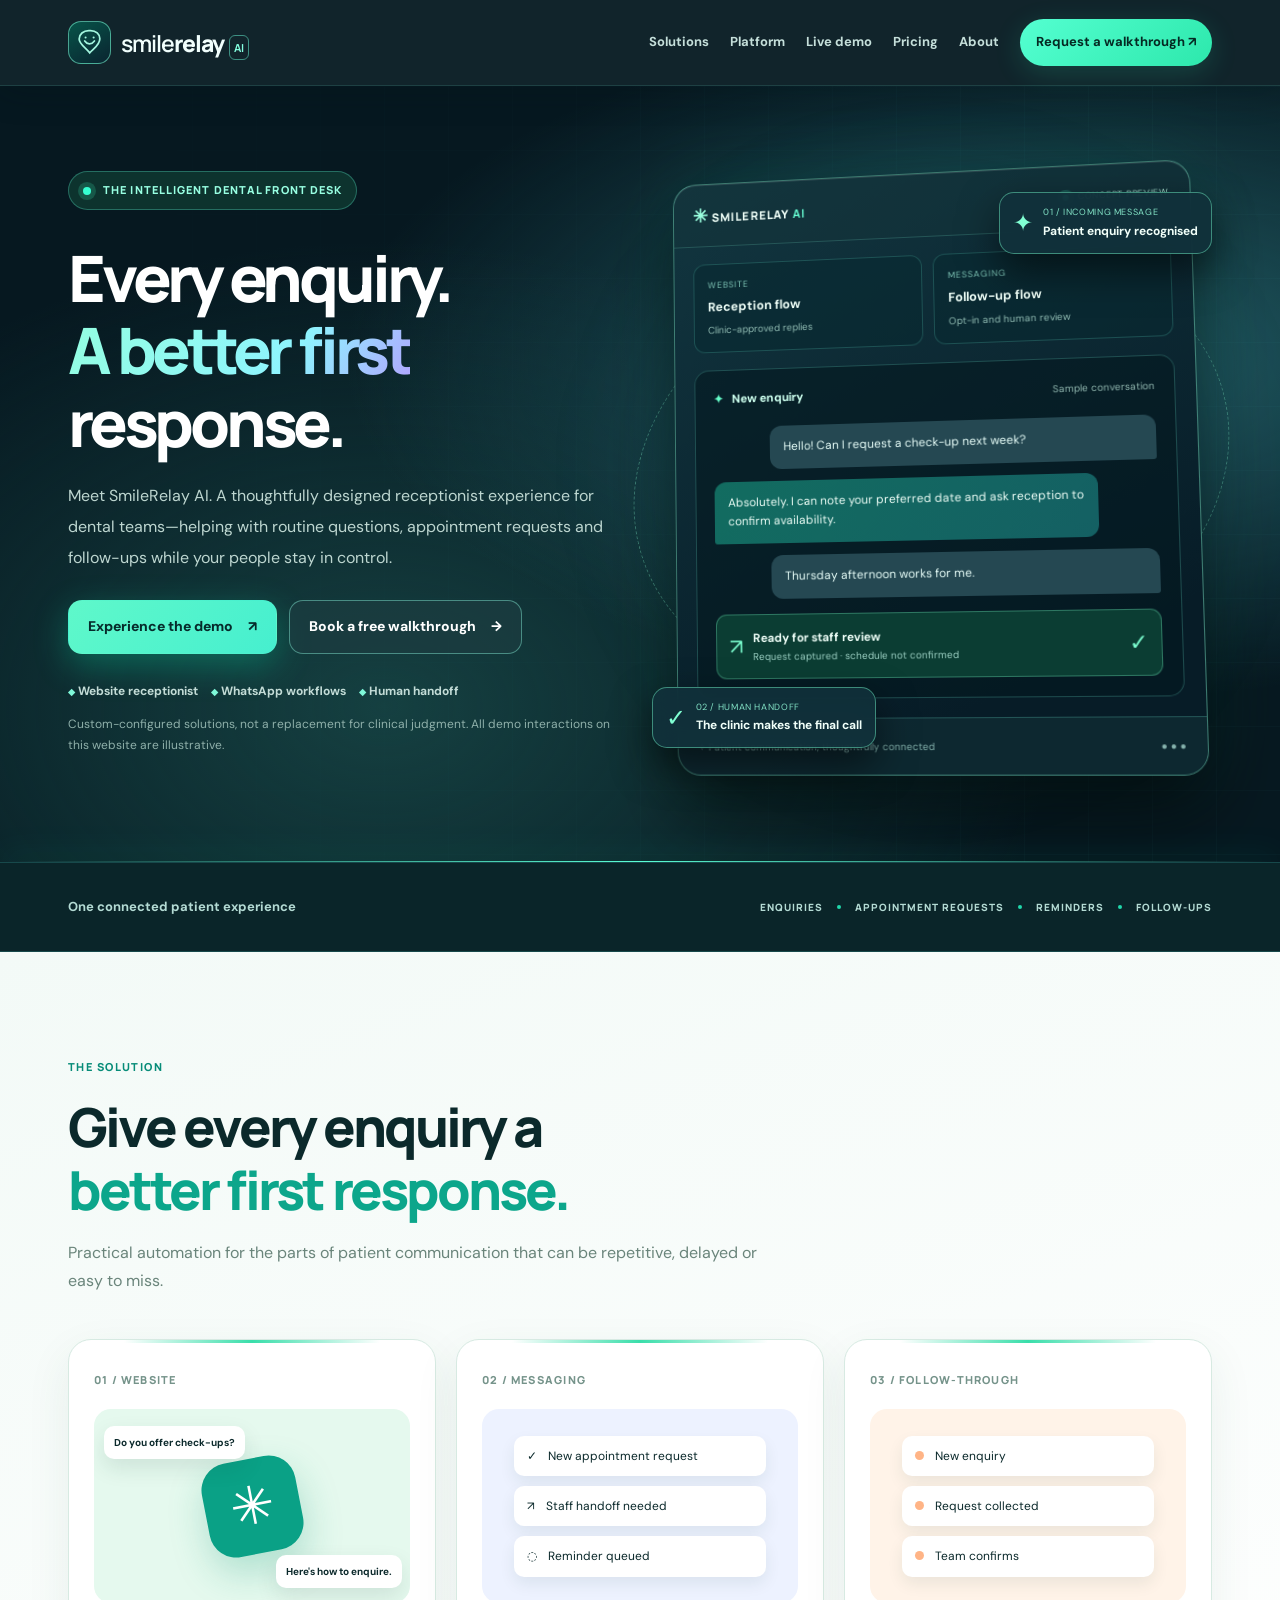
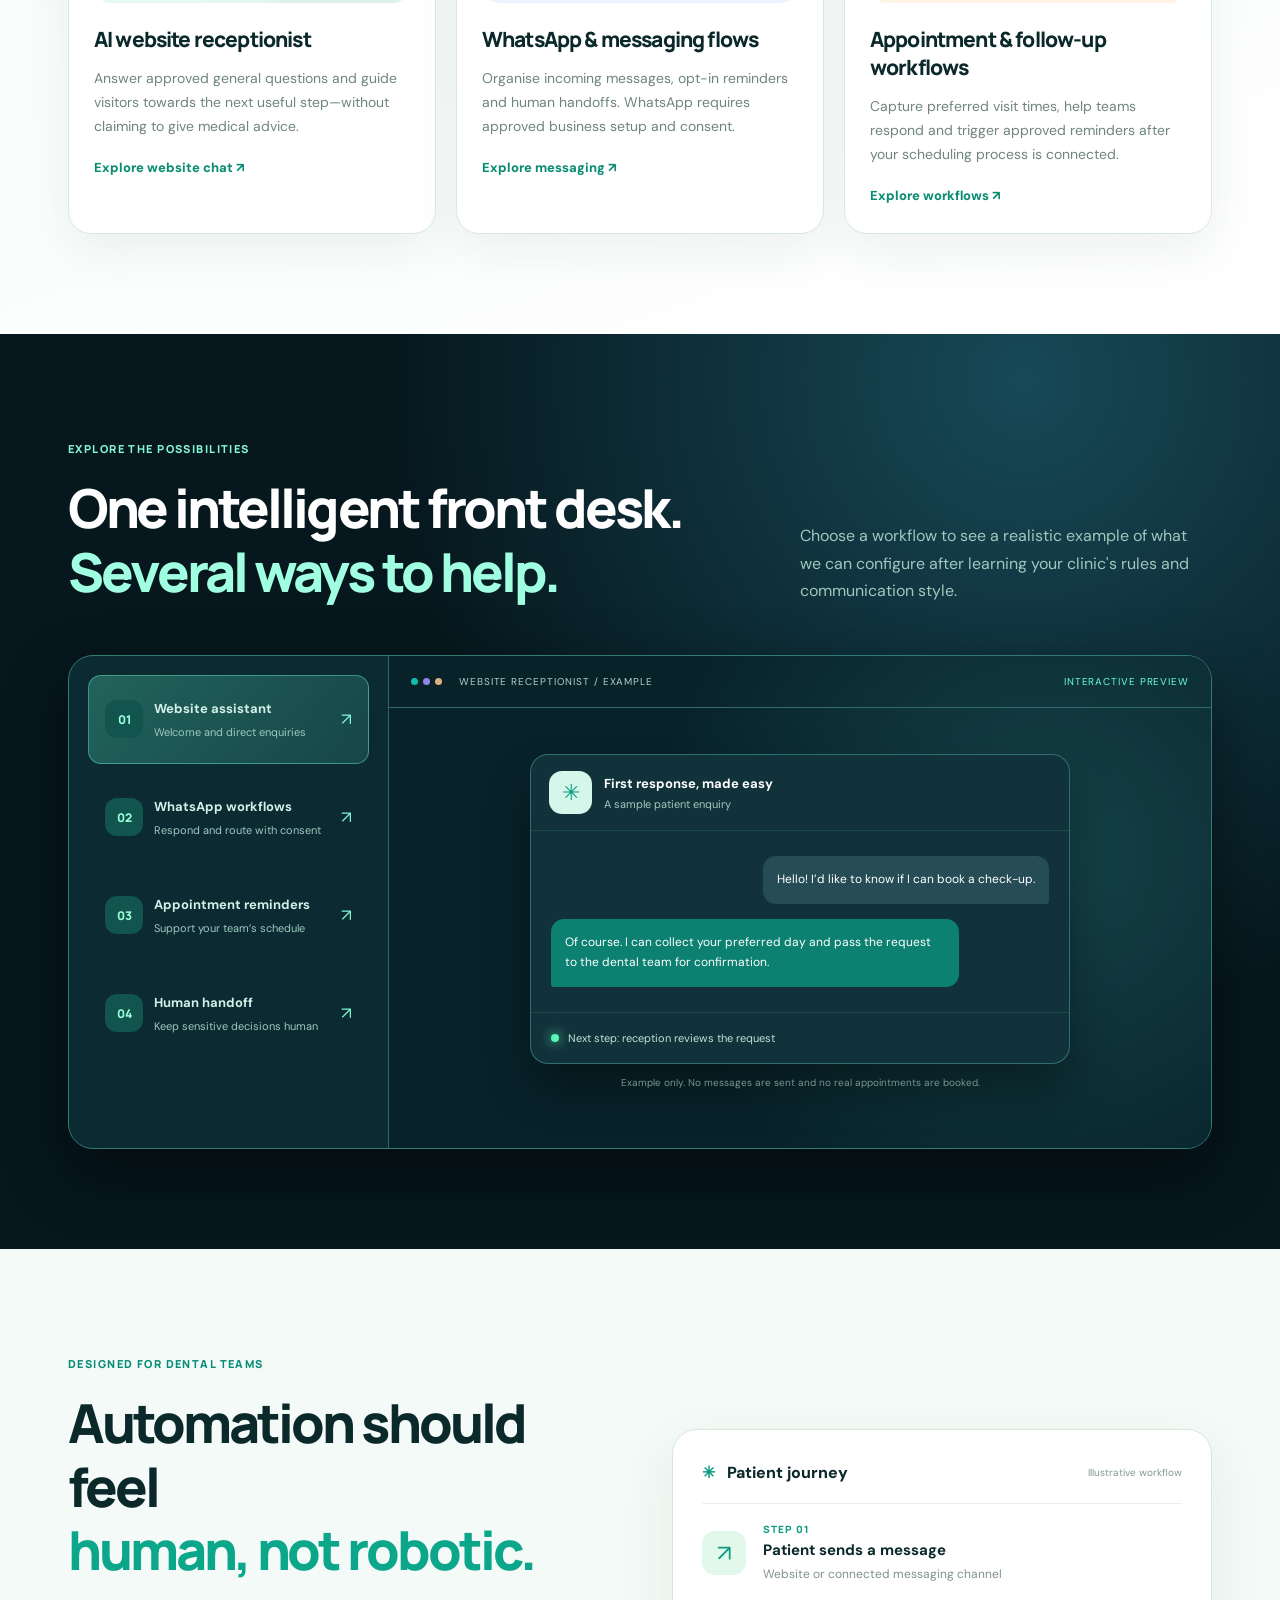
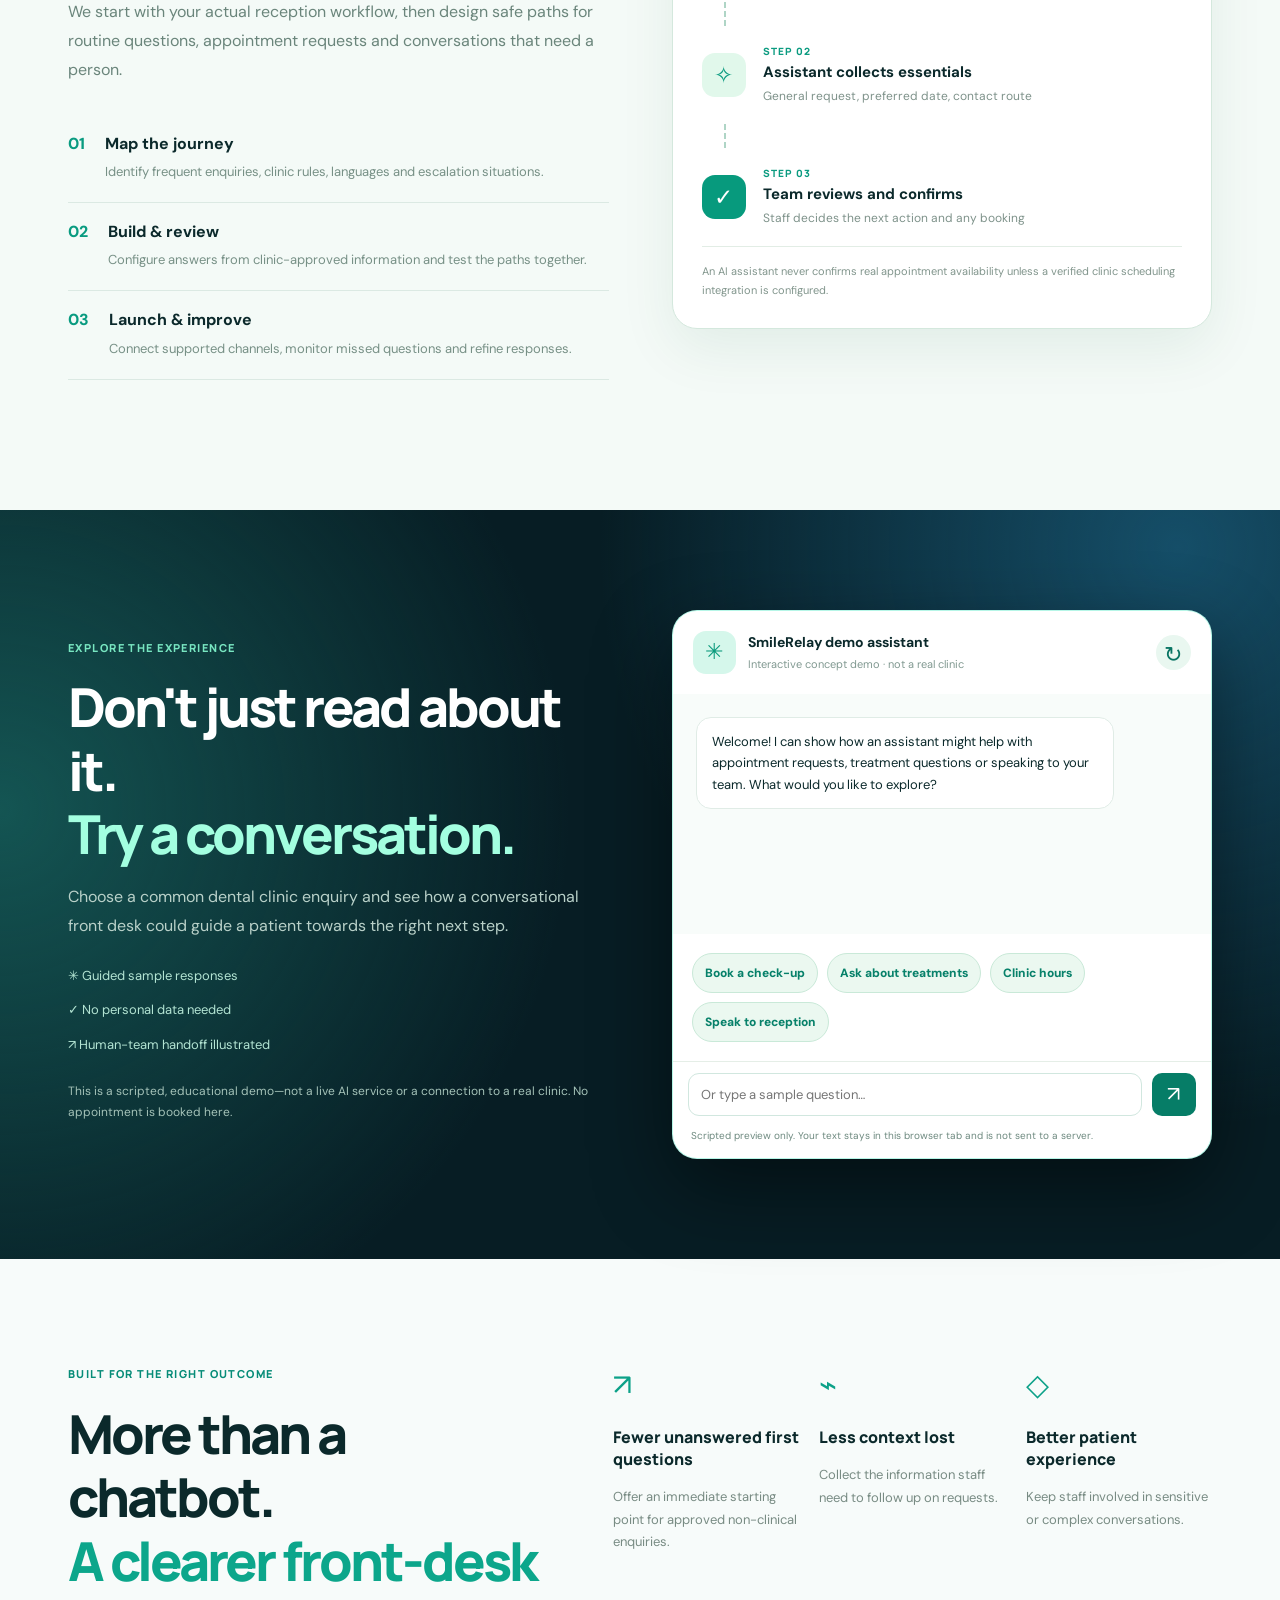
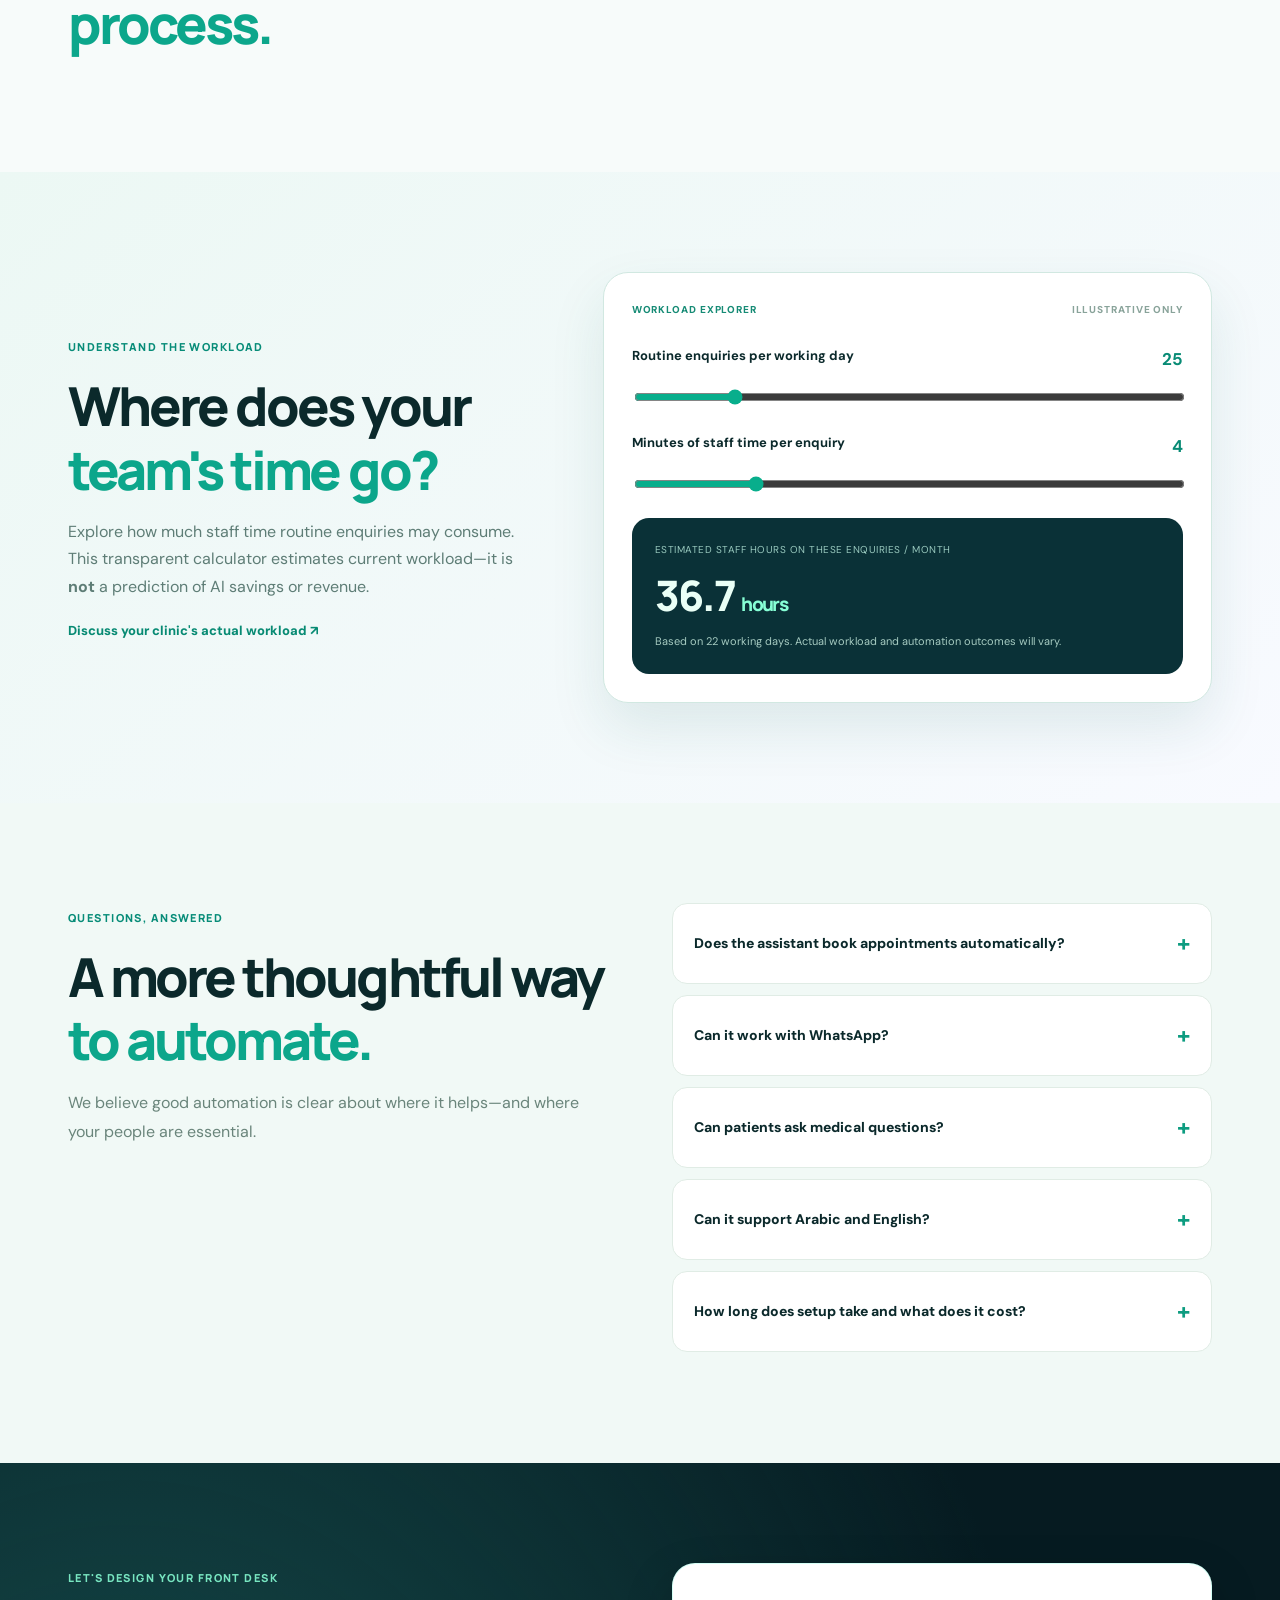
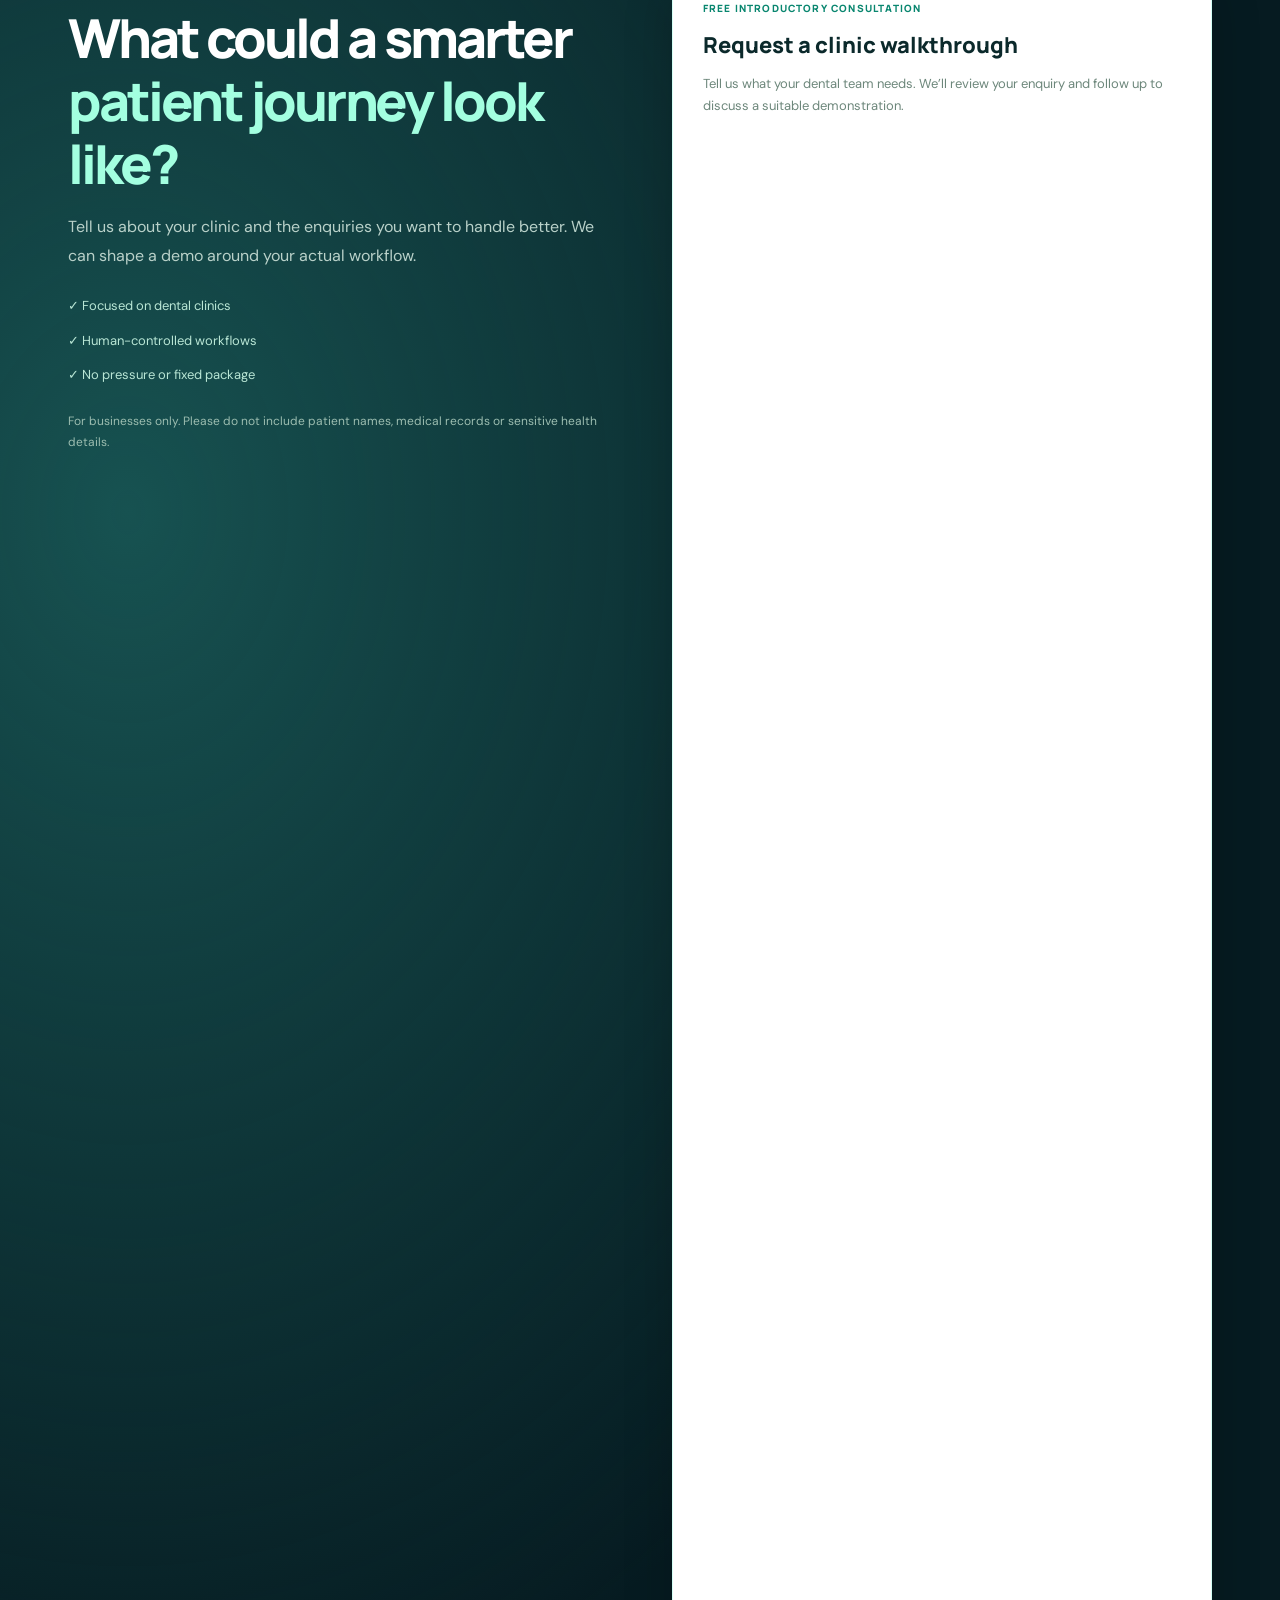
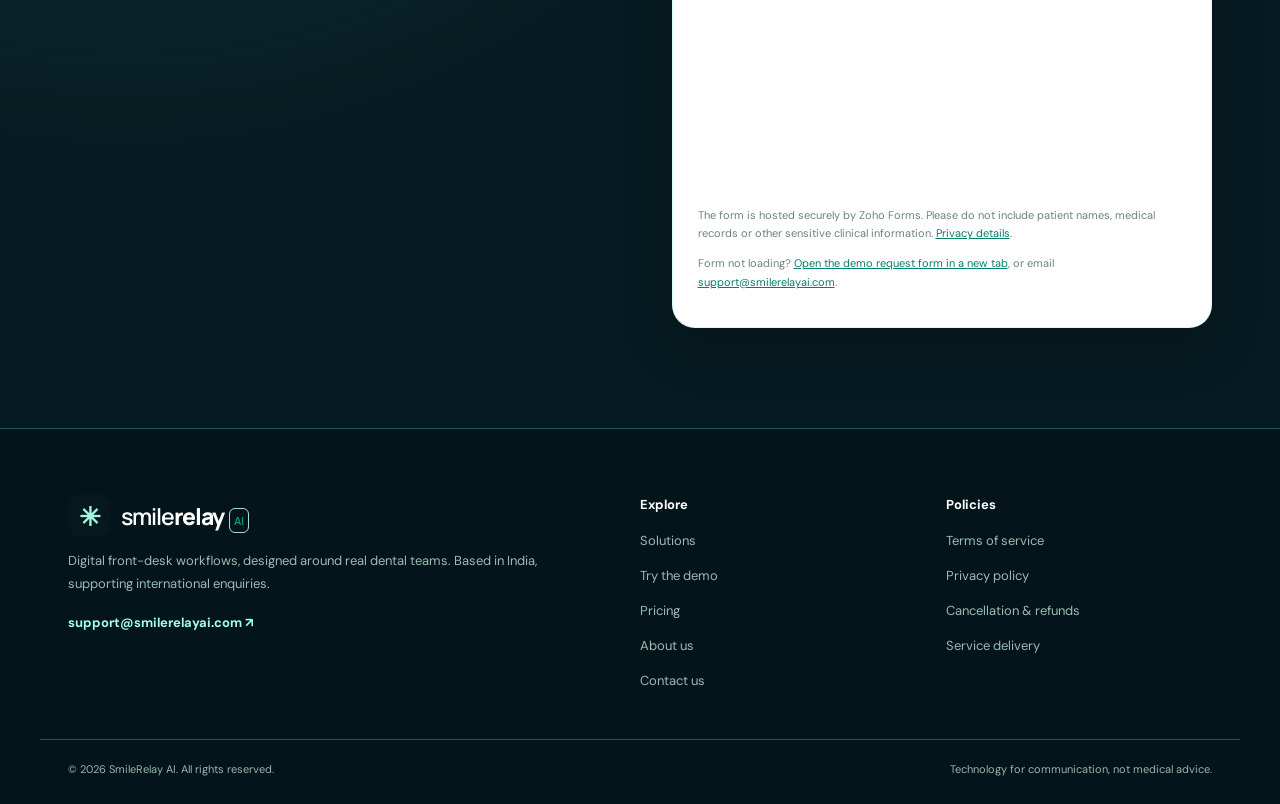
<file: index.html>
<!doctype html>
<html lang="en">
<head>
  <meta charset="utf-8">
  <meta name="viewport" content="width=device-width, initial-scale=1">
  <meta name="theme-color" content="#071b22">
  <title>SmileRelay AI — AI Dental Receptionist, WhatsApp & Appointment Automation</title>
  <meta name="description" content="SmileRelay AI helps dental clinics handle enquiries, appointment requests, patient reminders, and follow-ups through practical AI-assisted workflows. Explore an interactive demo.">
  <link rel="canonical" href="https://smilerelayai.com/">
  <meta property="og:type" content="website">
  <meta property="og:title" content="SmileRelay AI — Your dental front desk, always ready to respond">
  <meta property="og:description" content="AI-assisted patient enquiries, appointment requests, WhatsApp workflows, and follow-ups for dental clinics.">
  <meta property="og:url" content="https://smilerelayai.com/">
  <link rel="icon" href="favicon.svg" type="image/svg+xml">
  <link rel="preconnect" href="https://forms.zohopublic.com">
  <link rel="stylesheet" href="styles.css">
  <script defer src="script.js"></script>
  <script type="application/ld+json">{"@context":"https://schema.org","@type":"Organization","name":"SmileRelay AI","url":"https://smilerelayai.com/","email":"support@smilerelayai.com","description":"Digital patient communication and front-desk automation services for dental clinics."}</script>
</head>
<body>
  <a class="skip-link" href="#main">Skip to content</a>
  <header class="header" id="top">
    <div class="container nav">
      <a class="wordmark" href="./" aria-label="SmileRelay AI home"><span class="symbol" aria-hidden="true"><svg viewBox="0 0 44 44" fill="none"><path d="M9 17.5C9 11.7 14.3 7 21.1 7h2.2C30.1 7 35 11.5 35 17.2c0 8.1-8.1 12.5-12.8 17.8-3.5-5.5-13.2-10.8-13.2-17.5Z" stroke="currentColor" stroke-width="2.2"/><path d="M16 20c3.1 4.6 8.4 5.1 12.2 0" stroke="currentColor" stroke-width="2.2" stroke-linecap="round"/><circle cx="17.1" cy="15.8" r="1.3" fill="currentColor"/><circle cx="27.2" cy="15.8" r="1.3" fill="currentColor"/></svg></span><span>smile<span class="wordmark-bold">relay</span><b>AI</b></span></a>
      <button class="mobile-menu" aria-label="Toggle menu" aria-expanded="false" aria-controls="primary-nav"><span></span><span></span><span></span></button>
      <nav id="primary-nav" class="nav-links" aria-label="Main navigation">
        <a href="#solutions">Solutions</a><a href="#workflow-lab">Platform</a><a href="#experience">Live demo</a><a href="pricing.html">Pricing</a><a href="about.html">About</a>
        <a class="nav-contact" href="#contact">Request a walkthrough <span aria-hidden="true">↗</span></a>
      </nav>
    </div>
  </header>
  <main id="main">
    <section class="hero" id="home"><div class="hero-gridlines" aria-hidden="true"></div><div class="container hero-grid">
<div class="hero-copy"><div class="eyebrow"><span class="live-dot"></span> THE INTELLIGENT DENTAL FRONT DESK</div>
<h1>Every enquiry.<br><em>A better first</em><br>response.</h1>
<p class="hero-lead">Meet SmileRelay AI. A thoughtfully designed receptionist experience for dental teams—helping with routine questions, appointment requests and follow-ups while your people stay in control.</p>
<div class="hero-actions"><a class="button primary" href="#experience">Experience the demo <span aria-hidden="true">↗</span></a><a class="button secondary" href="#contact">Book a free walkthrough <span aria-hidden="true">→</span></a></div>
<div class="hero-points"><span><i aria-hidden="true">◆</i> Website receptionist</span><span><i aria-hidden="true">◆</i> WhatsApp workflows</span><span><i aria-hidden="true">◆</i> Human handoff</span></div>
<p class="hero-note">Custom-configured solutions, not a replacement for clinical judgment. All demo interactions on this website are illustrative.</p></div>
<div class="hero-visual" aria-label="Animated concept of a dental clinic conversation workflow">
<div class="hero-glow" aria-hidden="true"></div><div class="orbit orbit-one" aria-hidden="true"></div><div class="orbit orbit-two" aria-hidden="true"></div>
<div class="floating-label floating-label-top"><span class="tiny-icon">✦</span><span><small>01 / INCOMING MESSAGE</small><strong>Patient enquiry recognised</strong></span></div>
<div class="command-center">
<div class="command-top"><span class="command-brand"><span class="command-glyph">✳</span> SMILERELAY <b>AI</b></span><span class="command-live"><span class="live-dot"></span> CONCEPT PREVIEW</span></div>
<div class="command-metrics"><div><span>WEBSITE</span><strong>Reception flow</strong><small>Clinic-approved replies</small></div><div><span>MESSAGING</span><strong>Follow-up flow</strong><small>Opt-in and human review</small></div></div>
<div class="command-thread"><div class="thread-label"><span class="pulse-ring">✦</span> New enquiry <span class="thread-caption">Sample conversation</span></div>
<div class="thread-bubble visitor">Hello! Can I request a check-up next week?</div>
<div class="thread-bubble ai">Absolutely. I can note your preferred date and ask reception to confirm availability.</div>
<div class="thread-bubble visitor">Thursday afternoon works for me.</div>
<div class="thread-routing"><span class="route-icon">↗</span><div><strong>Ready for staff review</strong><small>Request captured · schedule not confirmed</small></div><span class="route-check">✓</span></div></div>
<div class="command-bottom"><span>✧ Patient communication, thoughtfully connected</span><span>● ● ●</span></div></div>
<div class="floating-label floating-label-bottom"><span class="check-orb">✓</span><span><small>02 / HUMAN HANDOFF</small><strong>The clinic makes the final call</strong></span></div></div></div><div class="hero-bottom-glow" aria-hidden="true"></div></section>

    <section class="trust-strip" aria-label="Supported workflow categories"><div class="container trust-items"><p>One connected patient experience</p><div><span>ENQUIRIES</span><span class="strip-divider"></span><span>APPOINTMENT REQUESTS</span><span class="strip-divider"></span><span>REMINDERS</span><span class="strip-divider"></span><span>FOLLOW-UPS</span></div></div></section>

    <section class="section solutions" id="solutions">
      <div class="container">
        <div class="section-heading"><span class="kicker">THE SOLUTION</span><h2>Give every enquiry a<br><em>better first response.</em></h2><p>Practical automation for the parts of patient communication that can be repetitive, delayed or easy to miss.</p></div>
        <div class="service-grid">
          <article class="service-card accent-a"><span class="service-number">01 / WEBSITE</span><div class="service-visual"><div class="service-orb">✳</div><span class="mini-bubble one">Do you offer check-ups?</span><span class="mini-bubble two">Here's how to enquire.</span></div><h3>AI website receptionist</h3><p>Answer approved general questions and guide visitors towards the next useful step—without claiming to give medical advice.</p><a href="services.html#website">Explore website chat <span aria-hidden="true">↗</span></a></article>
          <article class="service-card accent-b"><span class="service-number">02 / MESSAGING</span><div class="service-visual"><div class="message-stack"><div>✓ <span>New appointment request</span></div><div>↗ <span>Staff handoff needed</span></div><div>◌ <span>Reminder queued</span></div></div></div><h3>WhatsApp & messaging flows</h3><p>Organise incoming messages, opt-in reminders and human handoffs. WhatsApp requires approved business setup and consent.</p><a href="services.html#whatsapp">Explore messaging <span aria-hidden="true">↗</span></a></article>
          <article class="service-card accent-c"><span class="service-number">03 / FOLLOW-THROUGH</span><div class="service-visual"><div class="timeline"><span><b></b> New enquiry</span><span><b></b> Request collected</span><span><b></b> Team confirms</span></div></div><h3>Appointment & follow-up workflows</h3><p>Capture preferred visit times, help teams respond and trigger approved reminders after your scheduling process is connected.</p><a href="services.html#appointments">Explore workflows <span aria-hidden="true">↗</span></a></article>
        </div>
      </div>
    </section>

    <section class="section studio-section" id="workflow-lab"><div class="container"><div class="studio-head"><div><span class="kicker">EXPLORE THE POSSIBILITIES</span><h2>One intelligent front desk.<br><em>Several ways to help.</em></h2></div><p>Choose a workflow to see a realistic example of what we can configure after learning your clinic's rules and communication style.</p></div>
<div class="studio-shell"><div class="studio-sidebar" role="tablist" aria-label="Explore clinic automation workflows">
<button type="button" class="studio-tab active" role="tab" id="tab-website" data-flow="website" aria-selected="true" aria-controls="flow-stage"><span class="studio-tab-icon">01</span><span><strong>Website assistant</strong><small>Welcome and direct enquiries</small></span><span aria-hidden="true">↗</span></button>
<button type="button" class="studio-tab" role="tab" id="tab-whatsapp" data-flow="whatsapp" aria-selected="false" aria-controls="flow-stage" tabindex="-1"><span class="studio-tab-icon">02</span><span><strong>WhatsApp workflows</strong><small>Respond and route with consent</small></span><span aria-hidden="true">↗</span></button>
<button type="button" class="studio-tab" role="tab" id="tab-reminder" data-flow="reminder" aria-selected="false" aria-controls="flow-stage" tabindex="-1"><span class="studio-tab-icon">03</span><span><strong>Appointment reminders</strong><small>Support your team’s schedule</small></span><span aria-hidden="true">↗</span></button>
<button type="button" class="studio-tab" role="tab" id="tab-handoff" data-flow="handoff" aria-selected="false" aria-controls="flow-stage" tabindex="-1"><span class="studio-tab-icon">04</span><span><strong>Human handoff</strong><small>Keep sensitive decisions human</small></span><span aria-hidden="true">↗</span></button></div>
<div class="studio-stage" id="flow-stage" role="tabpanel" aria-labelledby="tab-website" aria-live="polite"><div class="studio-stage-top"><span class="fake-window-dots" aria-hidden="true"><b></b><b></b><b></b></span><span id="flow-channel">WEBSITE RECEPTIONIST / EXAMPLE</span><span class="simulation-label">INTERACTIVE PREVIEW</span></div><div class="stage-content"><span class="stage-orbit" aria-hidden="true">✳</span><div class="stage-chat"><div class="stage-chat-head"><span class="small-avatar">✳</span><span><strong id="flow-heading">First response, made easy</strong><small id="flow-subheading">A sample patient enquiry</small></span></div><div class="stage-chat-body"><div class="stage-msg user" id="flow-question">Hello! I’d like to know if I can book a check-up.</div><div class="stage-msg bot" id="flow-answer">Of course. I can collect your preferred day and pass the request to the dental team for confirmation.</div></div><div class="stage-chat-foot"><span class="status-led"></span><span id="flow-outcome">Next step: reception reviews the request</span></div></div><p class="stage-disclaimer">Example only. No messages are sent and no real appointments are booked.</p></div></div></div></div></section>

    <section class="section flow-section" id="process"><div class="container flow-layout">
      <div class="flow-copy"><span class="kicker">DESIGNED FOR DENTAL TEAMS</span><h2>Automation should feel<br><em>human, not robotic.</em></h2><p>We start with your actual reception workflow, then design safe paths for routine questions, appointment requests and conversations that need a person.</p>
        <ul class="feature-list"><li><span>01</span><div><strong>Map the journey</strong><p>Identify frequent enquiries, clinic rules, languages and escalation situations.</p></div></li><li><span>02</span><div><strong>Build & review</strong><p>Configure answers from clinic-approved information and test the paths together.</p></div></li><li><span>03</span><div><strong>Launch & improve</strong><p>Connect supported channels, monitor missed questions and refine responses.</p></div></li></ul>
      </div>
      <div class="flow-board" aria-label="Illustrative workflow from patient message to clinic team">
        <div class="board-header"><span class="board-title"><span class="board-mark">✳</span> Patient journey</span><span class="board-tag">Illustrative workflow</span></div>
        <div class="journey-node"><span class="node-icon">↗</span><div><small>STEP 01</small><strong>Patient sends a message</strong><p>Website or connected messaging channel</p></div></div>
        <div class="node-line"></div><div class="journey-node"><span class="node-icon">✧</span><div><small>STEP 02</small><strong>Assistant collects essentials</strong><p>General request, preferred date, contact route</p></div></div>
        <div class="node-line"></div><div class="journey-node green"><span class="node-icon">✓</span><div><small>STEP 03</small><strong>Team reviews and confirms</strong><p>Staff decides the next action and any booking</p></div></div>
        <div class="board-footnote">An AI assistant never confirms real appointment availability unless a verified clinic scheduling integration is configured.</div>
      </div>
    </div></section>

    <section class="section demo-section" id="experience"><div class="container demo-layout">
      <div class="demo-copy"><span class="kicker light">EXPLORE THE EXPERIENCE</span><h2>Don't just read about it.<br><em>Try a conversation.</em></h2><p>Choose a common dental clinic enquiry and see how a conversational front desk could guide a patient towards the right next step.</p>
        <div class="demo-facts"><span>✳ Guided sample responses</span><span>✓ No personal data needed</span><span>↗ Human-team handoff illustrated</span></div>
        <p class="demo-disclaimer">This is a scripted, educational demo—not a live AI service or a connection to a real clinic. No appointment is booked here.</p>
      </div>
      <div class="interactive-chat" role="region" aria-label="Try SmileRelay AI chat demonstration">
        <div class="demo-chat-header"><span class="demo-bot-avatar">✳</span><div><strong>SmileRelay demo assistant</strong><small>Interactive concept demo · not a real clinic</small></div><button id="reset-chat" type="button" aria-label="Restart conversation" title="Restart demo">↻</button></div>
        <div class="demo-messages" id="demo-messages" aria-live="polite"><div class="demo-msg bot">Welcome! I can show how an assistant might help with appointment requests, treatment questions or speaking to your team. What would you like to explore?</div></div>
        <div class="quick-replies" id="quick-replies"><button type="button" data-demo="appointment">Book a check-up</button><button type="button" data-demo="treatment">Ask about treatments</button><button type="button" data-demo="hours">Clinic hours</button><button type="button" data-demo="human">Speak to reception</button></div>
        <form class="demo-input demo-type-form" id="demo-type-form"><label class="sr-only" for="demo-message">Type a sample clinic question</label><input id="demo-message" type="text" maxlength="180" autocomplete="off" placeholder="Or type a sample question…" aria-label="Type a sample clinic question"><button type="submit" aria-label="Send sample message">↗</button></form><p class="demo-footnote">Scripted preview only. Your text stays in this browser tab and is not sent to a server.</p>
      </div>
    </div></section>

    <section class="section outcomes"><div class="container outcomes-wrap"><div><span class="kicker">BUILT FOR THE RIGHT OUTCOME</span><h2>More than a chatbot.<br><em>A clearer front-desk process.</em></h2></div><div class="outcome-columns"><div><span class="outcome-icon">↗</span><h3>Fewer unanswered first questions</h3><p>Offer an immediate starting point for approved non-clinical enquiries.</p></div><div><span class="outcome-icon">⌁</span><h3>Less context lost</h3><p>Collect the information staff need to follow up on requests.</p></div><div><span class="outcome-icon">◇</span><h3>Better patient experience</h3><p>Keep staff involved in sensitive or complex conversations.</p></div></div></div></section>

    <section class="section planner-section" id="planner"><div class="container planner-wrap"><div><span class="kicker">UNDERSTAND THE WORKLOAD</span><h2>Where does your<br><em>team's time go?</em></h2><p>Explore how much staff time routine enquiries may consume. This transparent calculator estimates current workload—it is <strong>not</strong> a prediction of AI savings or revenue.</p><a class="text-link" href="#contact">Discuss your clinic's actual workload ↗</a></div>
<div class="planner-card"><div class="planner-top"><span>WORKLOAD EXPLORER</span><span>ILLUSTRATIVE ONLY</span></div>
<div class="range-row"><label for="enquiry-count">Routine enquiries per working day <strong id="enquiry-label">25</strong></label><input id="enquiry-count" type="range" min="5" max="120" value="25" step="5"></div>
<div class="range-row"><label for="minute-count">Minutes of staff time per enquiry <strong id="minutes-label">4</strong></label><input id="minute-count" type="range" min="1" max="15" value="4" step="1"></div>
<div class="planner-output"><small>ESTIMATED STAFF HOURS ON THESE ENQUIRIES / MONTH</small><strong><span id="workload-hours">36.7</span> <em>hours</em></strong><span>Based on 22 working days. Actual workload and automation outcomes will vary.</span></div></div></div></section>

    <section class="section faq-section" id="faq"><div class="container faq-layout"><div><span class="kicker">QUESTIONS, ANSWERED</span><h2>A more thoughtful way<br><em>to automate.</em></h2><p>We believe good automation is clear about where it helps—and where your people are essential.</p></div><div class="faqs">
      <details><summary>Does the assistant book appointments automatically?<span>+</span></summary><p>It can collect appointment requests right away. Direct booking is only possible after a compatible scheduling system is integrated, clinic rules are approved and availability is verified. Otherwise reception confirms the time.</p></details>
      <details><summary>Can it work with WhatsApp?<span>+</span></summary><p>WhatsApp workflows are possible after suitable WhatsApp Business Platform setup, provider approval, and patient opt-in. Availability, messaging costs and permitted template types depend on Meta and the chosen provider.</p></details>
      <details><summary>Can patients ask medical questions?<span>+</span></summary><p>The assistant should not diagnose, prescribe or replace a dentist. We configure it to provide clinic-approved general information and refer symptoms, emergencies and medical decisions to qualified professionals.</p></details>
      <details><summary>Can it support Arabic and English?<span>+</span></summary><p>Multilingual flows can be scoped for your clinic, including English and Arabic. Content must be reviewed and tested by your team before launch; language coverage is not assumed by default.</p></details>
      <details><summary>How long does setup take and what does it cost?<span>+</span></summary><p>Timing and pricing depend on your channels, integrations, clinic workflow and review needs. We discuss those requirements before proposing a realistic project scope.</p></details>
    </div></div></section>

    <section class="section contact-section" id="contact"><div class="container contact-grid"><div class="contact-copy"><span class="kicker light">LET'S DESIGN YOUR FRONT DESK</span><h2>What could a smarter<br><em>patient journey look like?</em></h2><p>Tell us about your clinic and the enquiries you want to handle better. We can shape a demo around your actual workflow.</p><div class="contact-checks"><span>✓ Focused on dental clinics</span><span>✓ Human-controlled workflows</span><span>✓ No pressure or fixed package</span></div><p class="contact-note">For businesses only. Please do not include patient names, medical records or sensitive health details.</p></div>
      <div class="lead-form zoho-form" aria-labelledby="walkthrough-heading">
        <div class="zoho-form-intro">
          <span class="form-tag">FREE INTRODUCTORY CONSULTATION</span>
          <h3 id="walkthrough-heading">Request a clinic walkthrough</h3>
          <p>Tell us what your dental team needs. We’ll review your enquiry and follow up to discuss a suitable demonstration.</p>
        </div>
        <iframe title="SmileRelay AI – Book a Free Demo" aria-label="SmileRelay AI – Book a Free Demo" loading="eager" referrerpolicy="strict-origin-when-cross-origin" src="https://forms.zohopublic.com/supportsmiler1/form/SmileRelayAIBookaFreeDemo/formperma/bYtXHmWaNBDOkYlMDnXl45x-jW-yZJCXHrBTs9yY44k" style="width:100%;height:1650px;border:0;" allow="clipboard-write"></iframe>
        <p class="form-privacy">The form is hosted securely by Zoho Forms. Please do not include patient names, medical records or other sensitive clinical information. <a href="privacy.html">Privacy details</a>.</p>
        <p class="form-fallback">Form not loading? <a href="https://forms.zohopublic.com/supportsmiler1/form/SmileRelayAIBookaFreeDemo/formperma/bYtXHmWaNBDOkYlMDnXl45x-jW-yZJCXHrBTs9yY44k" target="_blank" rel="noopener noreferrer">Open the demo request form in a new tab</a>, or email <a href="mailto:support@smilerelayai.com">support@smilerelayai.com</a>.</p>
      </div>
    </div></section>
  </main>
  <footer class="footer"><div class="container footer-grid"><div><a class="wordmark footer-wordmark" href="./"><span class="symbol" aria-hidden="true">✳</span><span>smile<span class="wordmark-bold">relay</span><b>AI</b></span></a><p>Digital front-desk workflows, designed around real dental teams. Based in India, supporting international enquiries.</p><a class="footer-mail" href="mailto:support@smilerelayai.com">support@smilerelayai.com ↗</a></div><div><strong>Explore</strong><a href="services.html">Solutions</a><a href="index.html#experience">Try the demo</a><a href="pricing.html">Pricing</a><a href="about.html">About us</a><a href="contact.html">Contact us</a></div><div><strong>Policies</strong><a href="terms.html">Terms of service</a><a href="privacy.html">Privacy policy</a><a href="refunds.html">Cancellation &amp; refunds</a><a href="delivery.html">Service delivery</a></div></div><div class="container footer-bottom"><span>© <span id="year">2026</span> SmileRelay AI. All rights reserved.</span><span>Technology for communication, not medical advice.</span></div></footer>
</body>
</html>
</file>
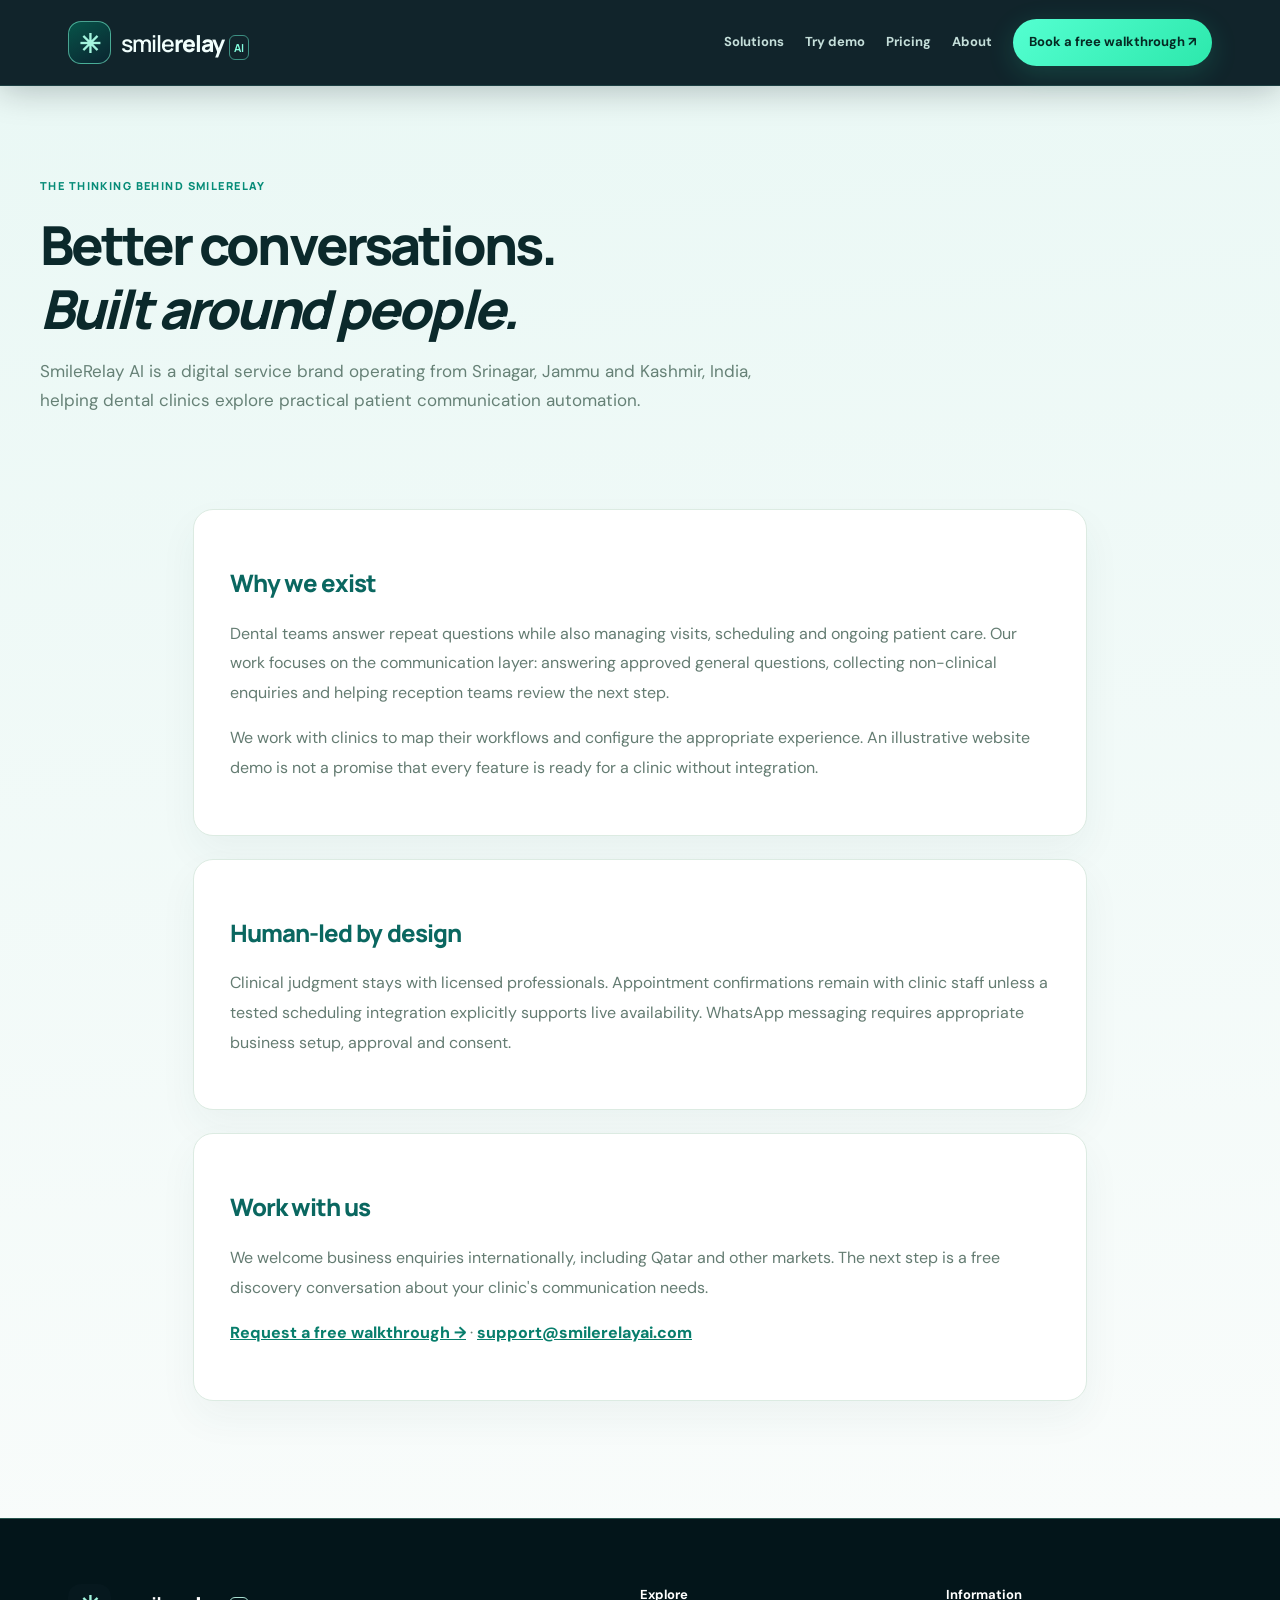
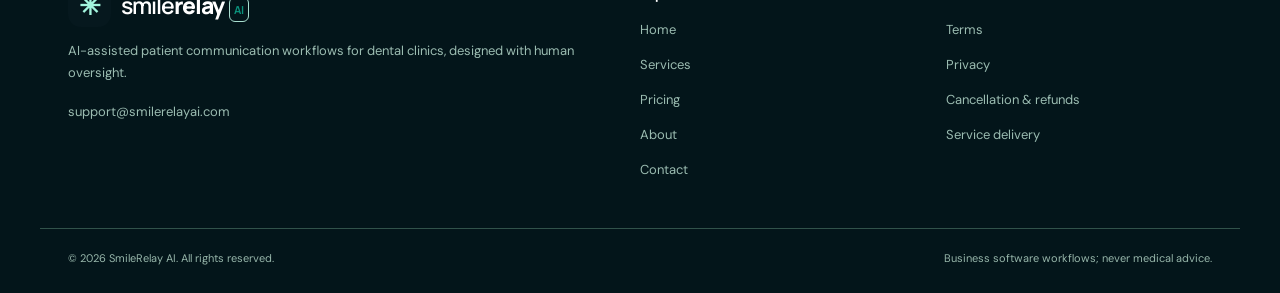
<file: about.html>
<!doctype html><html lang="en"><head><meta charset="utf-8"><meta name="viewport" content="width=device-width, initial-scale=1"><meta name="theme-color" content="#071b22"><title>About Our Dental Automation Approach | SmileRelay AI</title><meta name="description" content="Learn about SmileRelay AI, the India-based AI-assisted dental reception and WhatsApp workflow service."><link rel="canonical" href="https://smilerelayai.com/about.html"><link rel="icon" href="favicon.svg" type="image/svg+xml"><link rel="stylesheet" href="styles.css"><script defer src="script.js"></script></head><body><a class="skip-link" href="#main">Skip to content</a><header class="header"><div class="container nav"><a class="wordmark" href="./" aria-label="SmileRelay AI home"><span class="symbol">✳</span><span>smile<span class="wordmark-bold">relay</span><b>AI</b></span></a><button class="mobile-menu" type="button" aria-label="Toggle menu" aria-expanded="false" aria-controls="primary-nav"><span></span><span></span><span></span></button><nav class="nav-links" id="primary-nav"><a href="index.html#solutions">Solutions</a><a href="index.html#experience">Try demo</a><a href="pricing.html">Pricing</a><a href="about.html">About</a><a class="nav-contact" href="index.html#contact">Book a free walkthrough ↗</a></nav></div></header><main class="simple-main" id="main"><section class="simple-hero container"><span class="kicker">THE THINKING BEHIND SMILERELAY</span><h1>Better conversations.<br><em>Built around people.</em></h1><p>SmileRelay AI is a digital service brand operating from Srinagar, Jammu and Kashmir, India, helping dental clinics explore practical patient communication automation.</p></section><div class="content-shell"><section class="content-card"><h2>Why we exist</h2><p>Dental teams answer repeat questions while also managing visits, scheduling and ongoing patient care. Our work focuses on the communication layer: answering approved general questions, collecting non-clinical enquiries and helping reception teams review the next step.</p><p>We work with clinics to map their workflows and configure the appropriate experience. An illustrative website demo is not a promise that every feature is ready for a clinic without integration.</p></section><section class="content-card"><h2>Human-led by design</h2><p>Clinical judgment stays with licensed professionals. Appointment confirmations remain with clinic staff unless a tested scheduling integration explicitly supports live availability. WhatsApp messaging requires appropriate business setup, approval and consent.</p></section><section class="content-card"><h2>Work with us</h2><p>We welcome business enquiries internationally, including Qatar and other markets. The next step is a free discovery conversation about your clinic's communication needs.</p><p><a href="index.html#contact">Request a free walkthrough →</a> · <a href="mailto:support@smilerelayai.com">support@smilerelayai.com</a></p></section></div></main><footer class="footer"><div class="container footer-grid"><div><a href="./" class="wordmark footer-wordmark"><span class="symbol">✳</span><span>smile<span class="wordmark-bold">relay</span><b>AI</b></span></a><p>AI-assisted patient communication workflows for dental clinics, designed with human oversight.</p><a href="mailto:support@smilerelayai.com">support@smilerelayai.com</a></div><div><strong>Explore</strong><a href="./">Home</a><a href="services.html">Services</a><a href="pricing.html">Pricing</a><a href="about.html">About</a><a href="contact.html">Contact</a></div><div><strong>Information</strong><a href="terms.html">Terms</a><a href="privacy.html">Privacy</a><a href="refunds.html">Cancellation & refunds</a><a href="delivery.html">Service delivery</a></div></div><div class="container footer-bottom"><span>© <span id="year">2026</span> SmileRelay AI. All rights reserved.</span><span>Business software workflows; never medical advice.</span></div></footer></body></html>
</file>
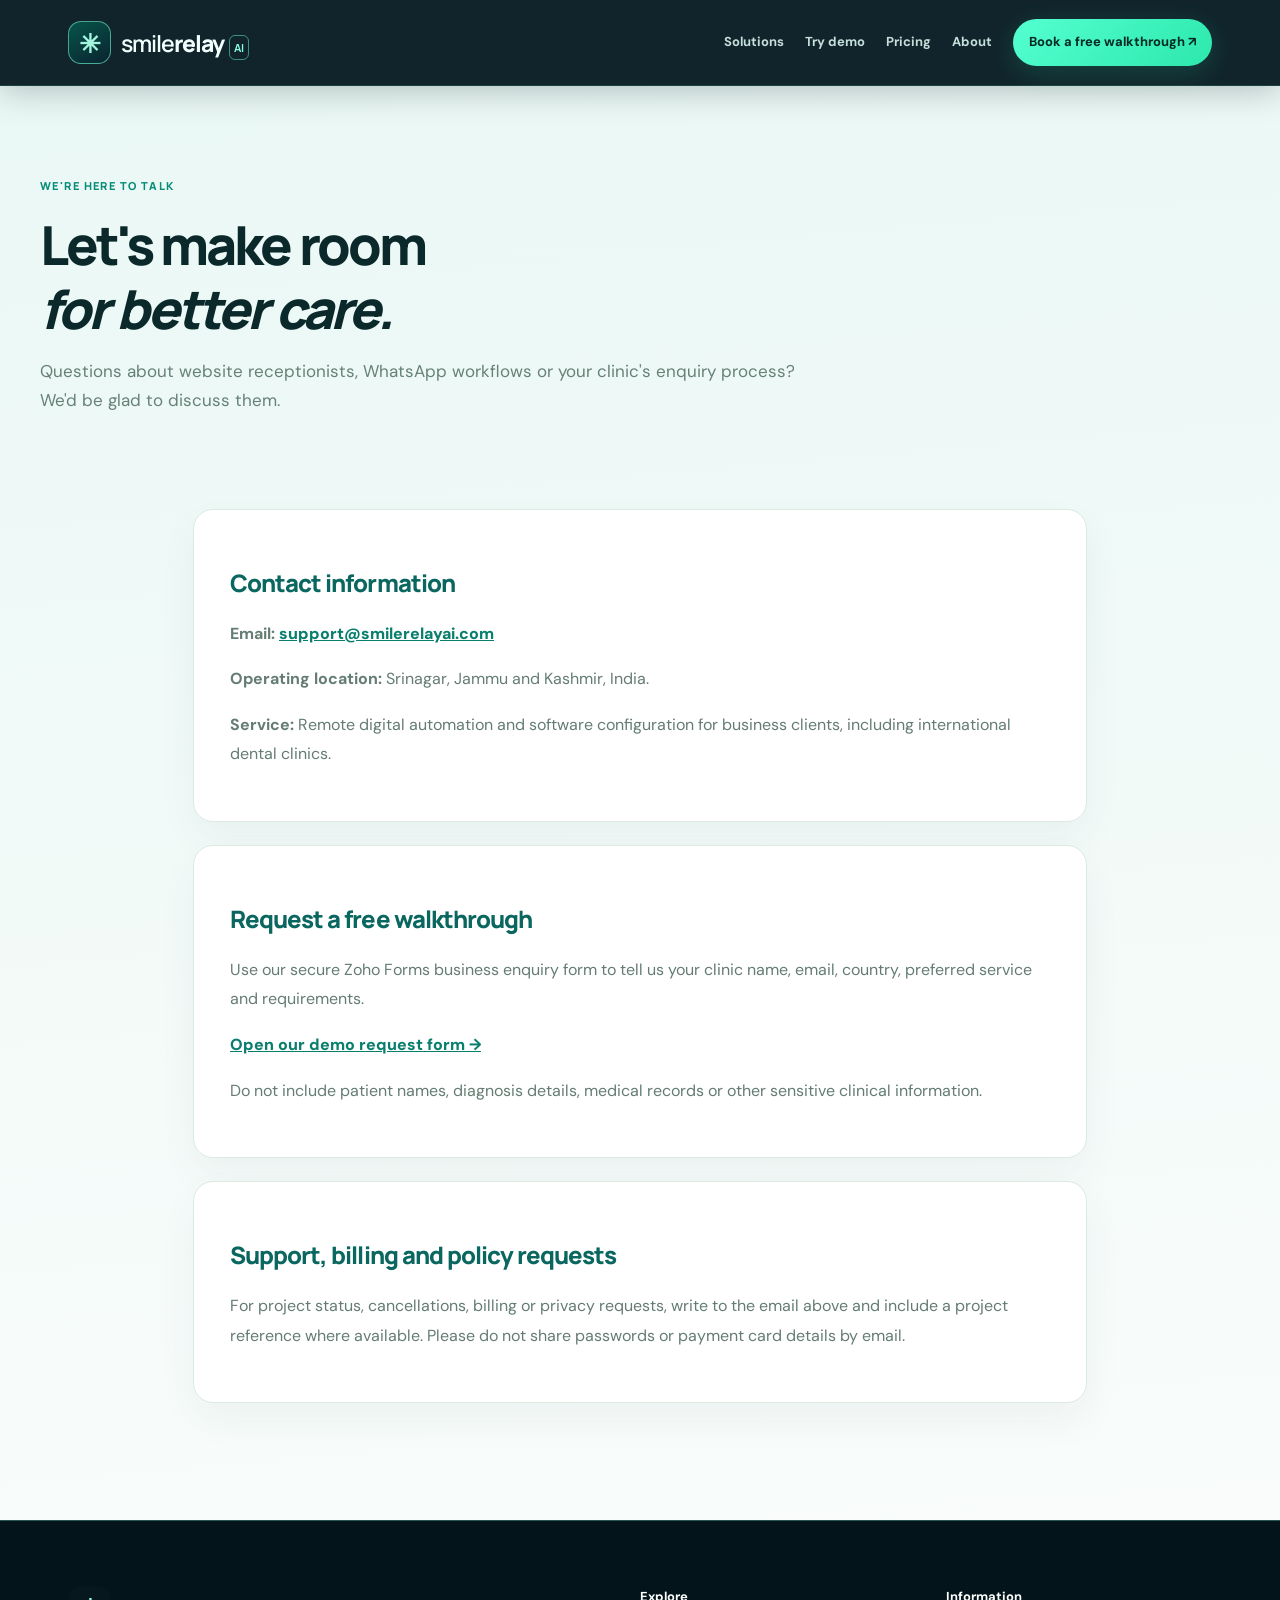
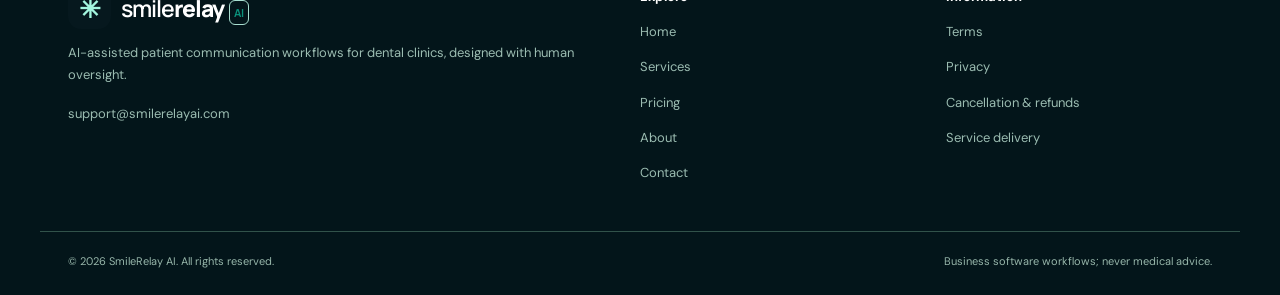
<file: contact.html>
<!doctype html><html lang="en"><head><meta charset="utf-8"><meta name="viewport" content="width=device-width, initial-scale=1"><meta name="theme-color" content="#071b22"><title>Contact Our Dental Automation Team | SmileRelay AI</title><meta name="description" content="Contact SmileRelay AI for a free clinic automation walkthrough, support, or project and billing questions."><link rel="canonical" href="https://smilerelayai.com/contact.html"><link rel="icon" href="favicon.svg" type="image/svg+xml"><link rel="stylesheet" href="styles.css"><script defer src="script.js"></script></head><body><a class="skip-link" href="#main">Skip to content</a><header class="header"><div class="container nav"><a class="wordmark" href="./" aria-label="SmileRelay AI home"><span class="symbol">✳</span><span>smile<span class="wordmark-bold">relay</span><b>AI</b></span></a><button class="mobile-menu" type="button" aria-label="Toggle menu" aria-expanded="false" aria-controls="primary-nav"><span></span><span></span><span></span></button><nav class="nav-links" id="primary-nav"><a href="index.html#solutions">Solutions</a><a href="index.html#experience">Try demo</a><a href="pricing.html">Pricing</a><a href="about.html">About</a><a class="nav-contact" href="index.html#contact">Book a free walkthrough ↗</a></nav></div></header><main class="simple-main" id="main"><section class="simple-hero container"><span class="kicker">WE'RE HERE TO TALK</span><h1>Let's make room<br><em>for better care.</em></h1><p>Questions about website receptionists, WhatsApp workflows or your clinic's enquiry process? We'd be glad to discuss them.</p></section><div class="content-shell"><section class="content-card"><h2>Contact information</h2><p><strong>Email:</strong> <a href="mailto:support@smilerelayai.com">support@smilerelayai.com</a></p><p><strong>Operating location:</strong> Srinagar, Jammu and Kashmir, India.</p><p><strong>Service:</strong> Remote digital automation and software configuration for business clients, including international dental clinics.</p></section><section class="content-card"><h2>Request a free walkthrough</h2><p>Use our secure Zoho Forms business enquiry form to tell us your clinic name, email, country, preferred service and requirements.</p><p><a href="index.html#contact">Open our demo request form →</a></p><p>Do not include patient names, diagnosis details, medical records or other sensitive clinical information.</p></section><section class="content-card"><h2>Support, billing and policy requests</h2><p>For project status, cancellations, billing or privacy requests, write to the email above and include a project reference where available. Please do not share passwords or payment card details by email.</p></section></div></main><footer class="footer"><div class="container footer-grid"><div><a href="./" class="wordmark footer-wordmark"><span class="symbol">✳</span><span>smile<span class="wordmark-bold">relay</span><b>AI</b></span></a><p>AI-assisted patient communication workflows for dental clinics, designed with human oversight.</p><a href="mailto:support@smilerelayai.com">support@smilerelayai.com</a></div><div><strong>Explore</strong><a href="./">Home</a><a href="services.html">Services</a><a href="pricing.html">Pricing</a><a href="about.html">About</a><a href="contact.html">Contact</a></div><div><strong>Information</strong><a href="terms.html">Terms</a><a href="privacy.html">Privacy</a><a href="refunds.html">Cancellation & refunds</a><a href="delivery.html">Service delivery</a></div></div><div class="container footer-bottom"><span>© <span id="year">2026</span> SmileRelay AI. All rights reserved.</span><span>Business software workflows; never medical advice.</span></div></footer></body></html>
</file>
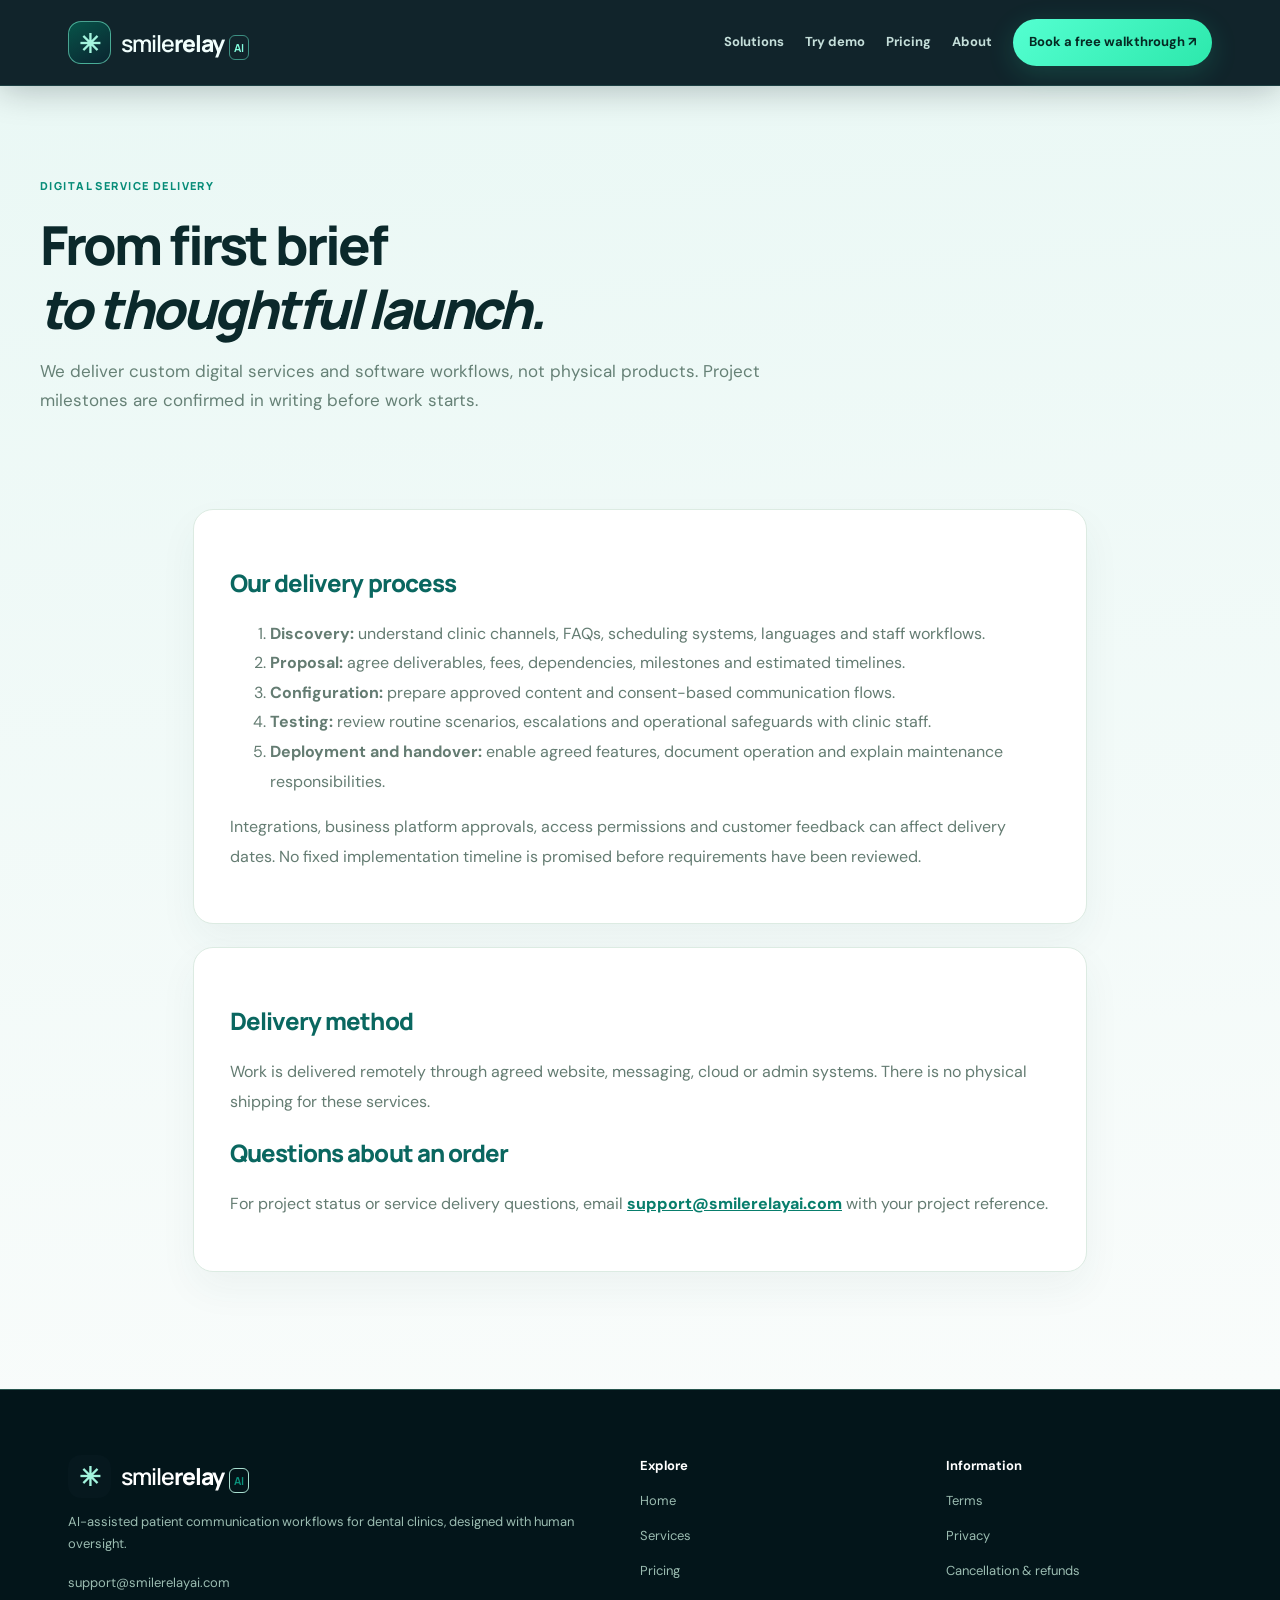
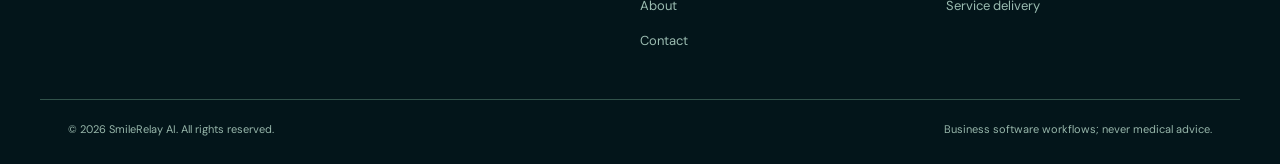
<file: delivery.html>
<!doctype html><html lang="en"><head><meta charset="utf-8"><meta name="viewport" content="width=device-width, initial-scale=1"><meta name="theme-color" content="#071b22"><title>Digital Service Delivery Policy | SmileRelay AI</title><meta name="description" content="How SmileRelay AI plans, configures and hands over dental clinic automation projects."><link rel="canonical" href="https://smilerelayai.com/delivery.html"><link rel="icon" href="favicon.svg" type="image/svg+xml"><link rel="stylesheet" href="styles.css"><script defer src="script.js"></script></head><body><a class="skip-link" href="#main">Skip to content</a><header class="header"><div class="container nav"><a class="wordmark" href="./" aria-label="SmileRelay AI home"><span class="symbol">✳</span><span>smile<span class="wordmark-bold">relay</span><b>AI</b></span></a><button class="mobile-menu" type="button" aria-label="Toggle menu" aria-expanded="false" aria-controls="primary-nav"><span></span><span></span><span></span></button><nav class="nav-links" id="primary-nav"><a href="index.html#solutions">Solutions</a><a href="index.html#experience">Try demo</a><a href="pricing.html">Pricing</a><a href="about.html">About</a><a class="nav-contact" href="index.html#contact">Book a free walkthrough ↗</a></nav></div></header><main class="simple-main" id="main"><section class="simple-hero container"><span class="kicker">DIGITAL SERVICE DELIVERY</span><h1>From first brief<br><em>to thoughtful launch.</em></h1><p>We deliver custom digital services and software workflows, not physical products. Project milestones are confirmed in writing before work starts.</p></section><div class="content-shell"><section class="content-card"><h2>Our delivery process</h2><ol><li><strong>Discovery:</strong> understand clinic channels, FAQs, scheduling systems, languages and staff workflows.</li><li><strong>Proposal:</strong> agree deliverables, fees, dependencies, milestones and estimated timelines.</li><li><strong>Configuration:</strong> prepare approved content and consent-based communication flows.</li><li><strong>Testing:</strong> review routine scenarios, escalations and operational safeguards with clinic staff.</li><li><strong>Deployment and handover:</strong> enable agreed features, document operation and explain maintenance responsibilities.</li></ol><p>Integrations, business platform approvals, access permissions and customer feedback can affect delivery dates. No fixed implementation timeline is promised before requirements have been reviewed.</p></section><section class="content-card"><h2>Delivery method</h2><p>Work is delivered remotely through agreed website, messaging, cloud or admin systems. There is no physical shipping for these services.</p><h2>Questions about an order</h2><p>For project status or service delivery questions, email <a href="mailto:support@smilerelayai.com">support@smilerelayai.com</a> with your project reference.</p></section></div></main><footer class="footer"><div class="container footer-grid"><div><a href="./" class="wordmark footer-wordmark"><span class="symbol">✳</span><span>smile<span class="wordmark-bold">relay</span><b>AI</b></span></a><p>AI-assisted patient communication workflows for dental clinics, designed with human oversight.</p><a href="mailto:support@smilerelayai.com">support@smilerelayai.com</a></div><div><strong>Explore</strong><a href="./">Home</a><a href="services.html">Services</a><a href="pricing.html">Pricing</a><a href="about.html">About</a><a href="contact.html">Contact</a></div><div><strong>Information</strong><a href="terms.html">Terms</a><a href="privacy.html">Privacy</a><a href="refunds.html">Cancellation & refunds</a><a href="delivery.html">Service delivery</a></div></div><div class="container footer-bottom"><span>© <span id="year">2026</span> SmileRelay AI. All rights reserved.</span><span>Business software workflows; never medical advice.</span></div></footer></body></html>
</file>
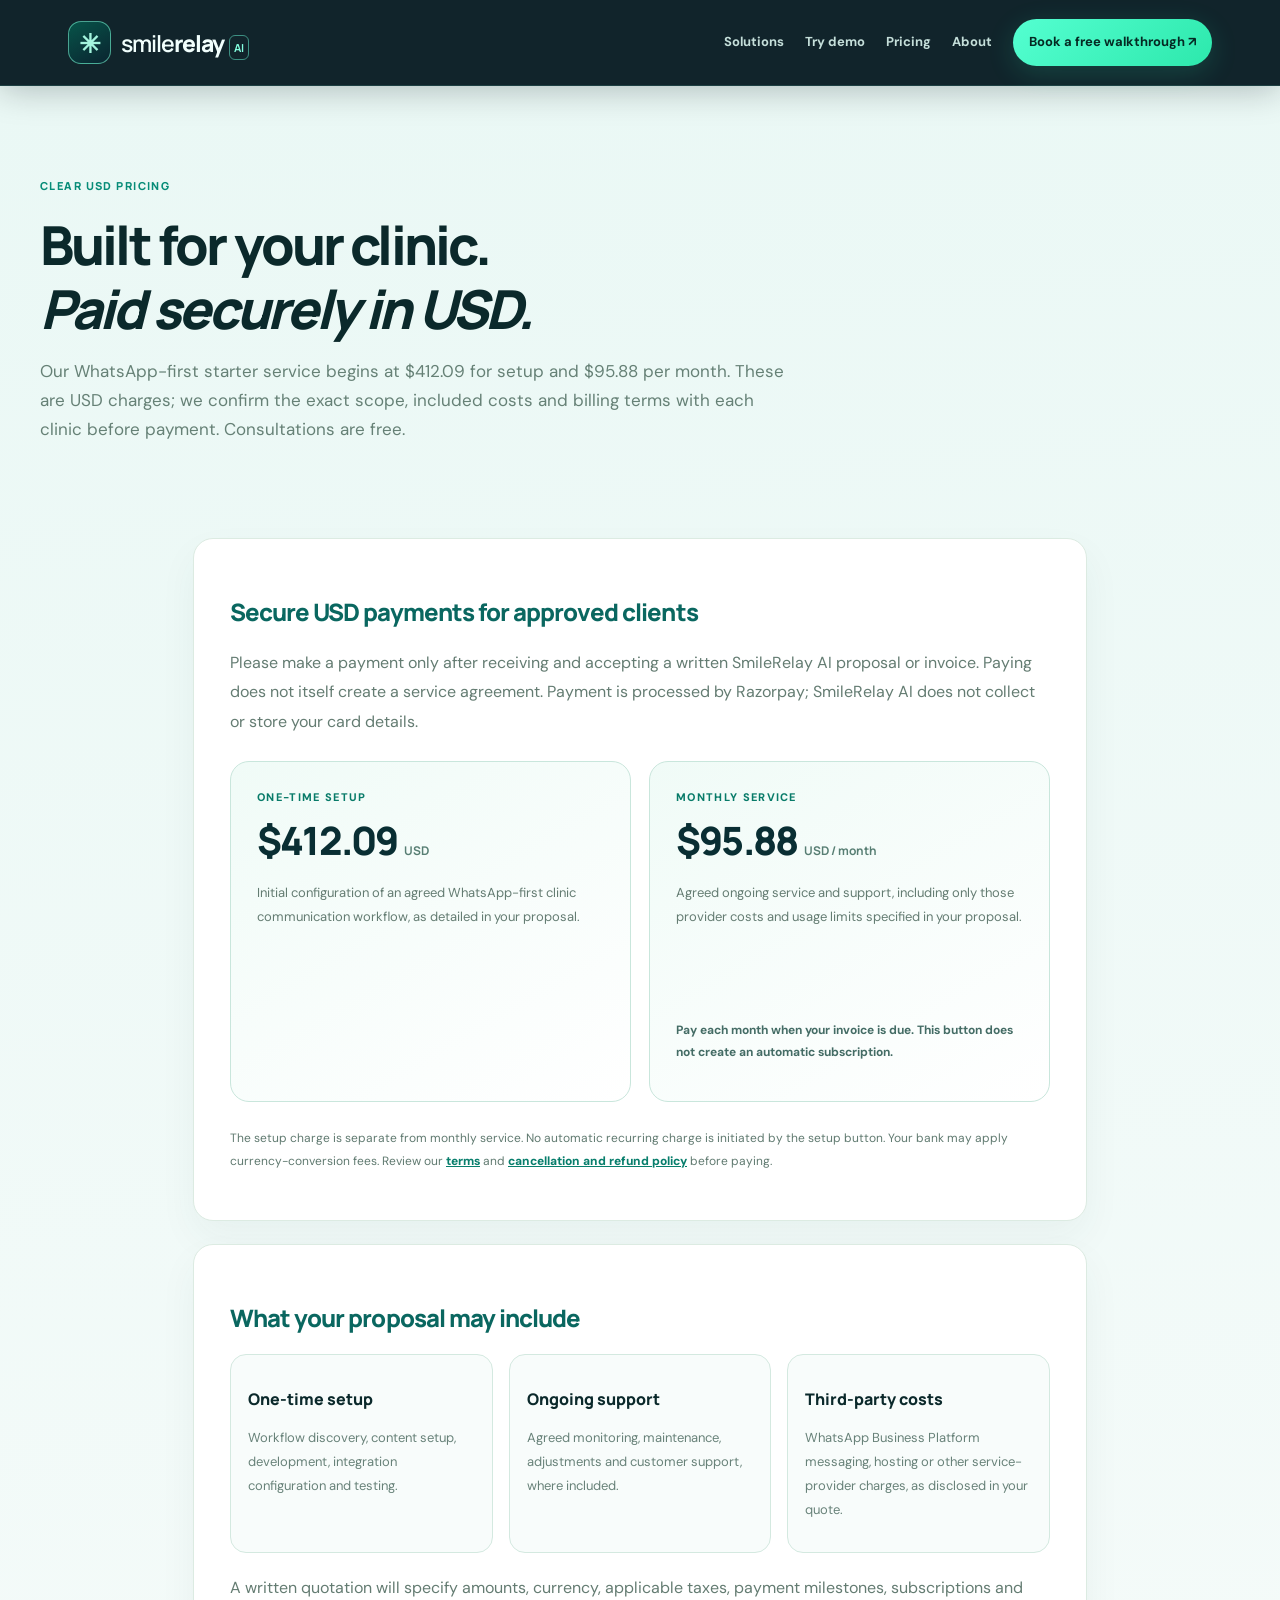
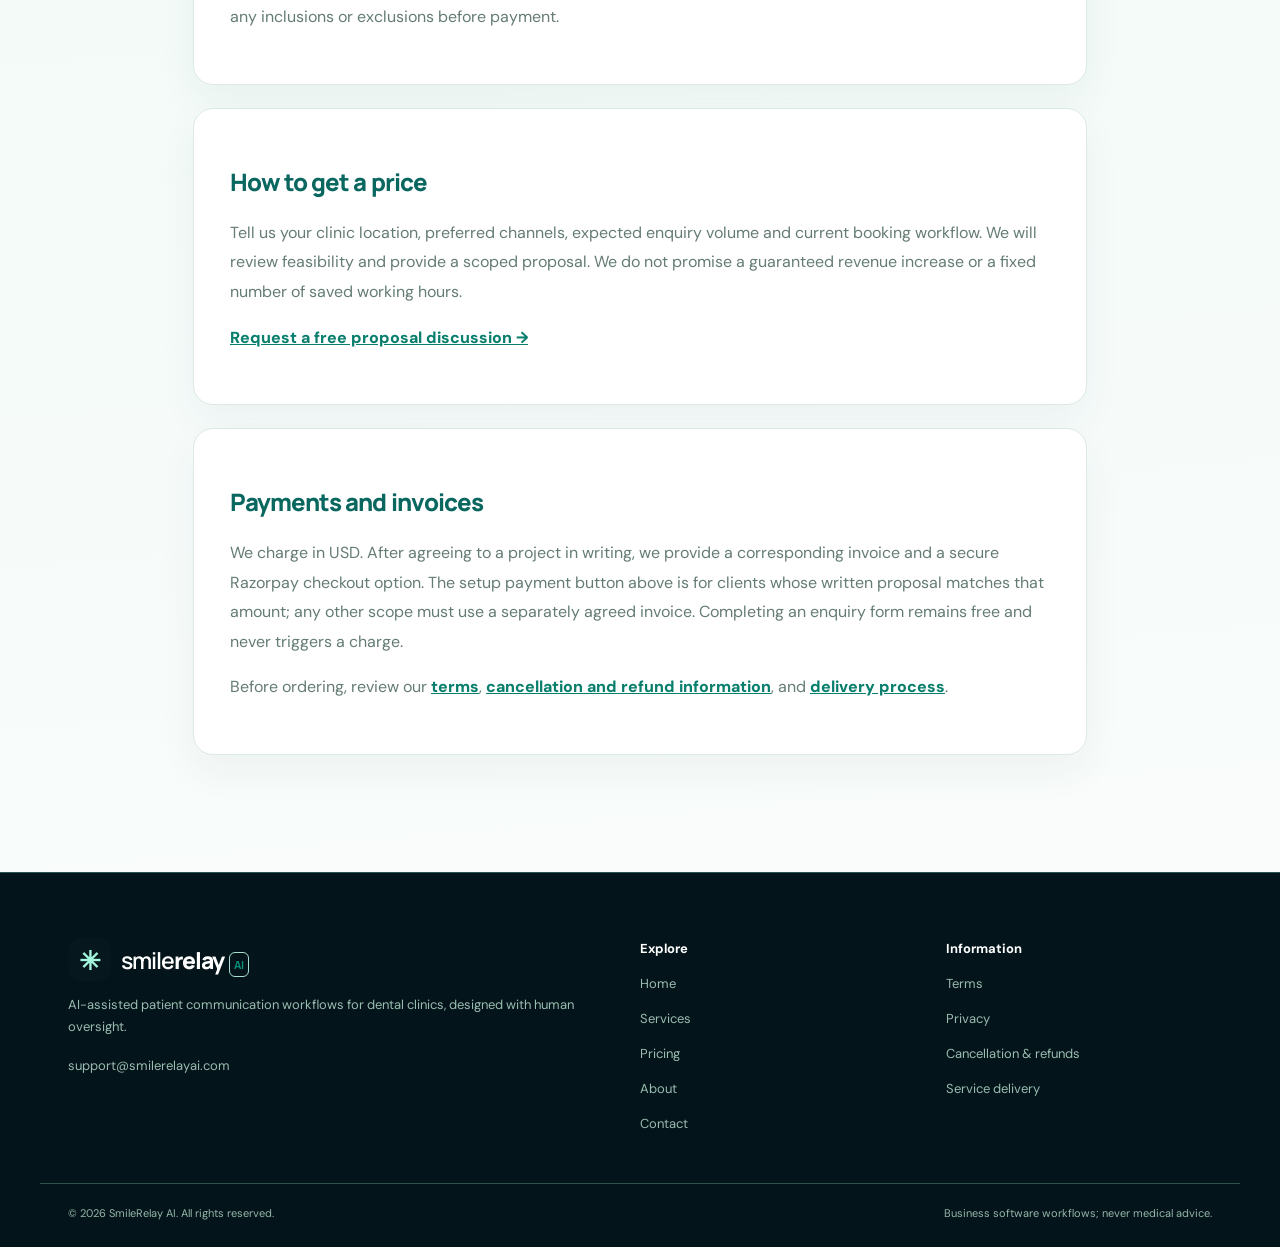
<file: pricing.html>
<!doctype html><html lang="en"><head><meta charset="utf-8"><meta name="viewport" content="width=device-width, initial-scale=1"><meta name="theme-color" content="#071b22"><title>Pricing and Custom Quotes | SmileRelay AI</title><meta name="description" content="Understand how SmileRelay AI structures dental receptionist, WhatsApp and appointment workflow automation proposals."><link rel="canonical" href="https://smilerelayai.com/pricing.html"><link rel="icon" href="favicon.svg" type="image/svg+xml"><link rel="stylesheet" href="styles.css"><script defer src="script.js"></script></head><body><a class="skip-link" href="#main">Skip to content</a><header class="header"><div class="container nav"><a class="wordmark" href="./" aria-label="SmileRelay AI home"><span class="symbol">✳</span><span>smile<span class="wordmark-bold">relay</span><b>AI</b></span></a><button class="mobile-menu" type="button" aria-label="Toggle menu" aria-expanded="false" aria-controls="primary-nav"><span></span><span></span><span></span></button><nav class="nav-links" id="primary-nav"><a href="index.html#solutions">Solutions</a><a href="index.html#experience">Try demo</a><a href="pricing.html">Pricing</a><a href="about.html">About</a><a class="nav-contact" href="index.html#contact">Book a free walkthrough ↗</a></nav></div></header><main class="simple-main" id="main"><section class="simple-hero container"><span class="kicker">CLEAR USD PRICING</span><h1>Built for your clinic.<br><em>Paid securely in USD.</em></h1><p>Our WhatsApp-first starter service begins at $412.09 for setup and $95.88 per month. These are USD charges; we confirm the exact scope, included costs and billing terms with each clinic before payment. Consultations are free.</p></section><div class="content-shell"><section class="content-card" id="payments"><h2>Secure USD payments for approved clients</h2><p>Please make a payment only after receiving and accepting a written SmileRelay AI proposal or invoice. Paying does not itself create a service agreement. Payment is processed by Razorpay; SmileRelay AI does not collect or store your card details.</p><div class="payment-grid"><div class="payment-plan"><span class="payment-tag">ONE-TIME SETUP</span><h3>$412.09 <small>USD</small></h3><p>Initial configuration of an agreed WhatsApp-first clinic communication workflow, as detailed in your proposal.</p><div class="payment-action"><form><script src="https://checkout.razorpay.com/v1/payment-button.js" data-payment_button_id="pl_TzkwIEcJVcJE9j" async></script></form></div></div><div class="payment-plan"><span class="payment-tag">MONTHLY SERVICE</span><h3>$95.88 <small>USD / month</small></h3><p>Agreed ongoing service and support, including only those provider costs and usage limits specified in your proposal.</p><div class="payment-action"><form><script src="https://checkout.razorpay.com/v1/payment-button.js" data-payment_button_id="pl_TzlNzBariBuFrx" async></script></form></div><p class="payment-pending">Pay each month when your invoice is due. This button does not create an automatic subscription.</p></div></div><p class="payment-disclaimer">The setup charge is separate from monthly service. No automatic recurring charge is initiated by the setup button. Your bank may apply currency-conversion fees. Review our <a href="terms.html">terms</a> and <a href="refunds.html">cancellation and refund policy</a> before paying.</p></section><section class="content-card"><h2>What your proposal may include</h2><div class="callout-steps"><div class="mini-feature"><h3>One-time setup</h3><p>Workflow discovery, content setup, development, integration configuration and testing.</p></div><div class="mini-feature"><h3>Ongoing support</h3><p>Agreed monitoring, maintenance, adjustments and customer support, where included.</p></div><div class="mini-feature"><h3>Third-party costs</h3><p>WhatsApp Business Platform messaging, hosting or other service-provider charges, as disclosed in your quote.</p></div></div><p>A written quotation will specify amounts, currency, applicable taxes, payment milestones, subscriptions and any inclusions or exclusions before payment.</p></section><section class="content-card"><h2>How to get a price</h2><p>Tell us your clinic location, preferred channels, expected enquiry volume and current booking workflow. We will review feasibility and provide a scoped proposal. We do not promise a guaranteed revenue increase or a fixed number of saved working hours.</p><p><a href="index.html#contact">Request a free proposal discussion →</a></p></section><section class="content-card"><h2>Payments and invoices</h2><p>We charge in USD. After agreeing to a project in writing, we provide a corresponding invoice and a secure Razorpay checkout option. The setup payment button above is for clients whose written proposal matches that amount; any other scope must use a separately agreed invoice. Completing an enquiry form remains free and never triggers a charge.</p><p>Before ordering, review our <a href="terms.html">terms</a>, <a href="refunds.html">cancellation and refund information</a>, and <a href="delivery.html">delivery process</a>.</p></section></div></main><footer class="footer"><div class="container footer-grid"><div><a href="./" class="wordmark footer-wordmark"><span class="symbol">✳</span><span>smile<span class="wordmark-bold">relay</span><b>AI</b></span></a><p>AI-assisted patient communication workflows for dental clinics, designed with human oversight.</p><a href="mailto:support@smilerelayai.com">support@smilerelayai.com</a></div><div><strong>Explore</strong><a href="./">Home</a><a href="services.html">Services</a><a href="pricing.html">Pricing</a><a href="about.html">About</a><a href="contact.html">Contact</a></div><div><strong>Information</strong><a href="terms.html">Terms</a><a href="privacy.html">Privacy</a><a href="refunds.html">Cancellation & refunds</a><a href="delivery.html">Service delivery</a></div></div><div class="container footer-bottom"><span>© <span id="year">2026</span> SmileRelay AI. All rights reserved.</span><span>Business software workflows; never medical advice.</span></div></footer></body></html>
</file>
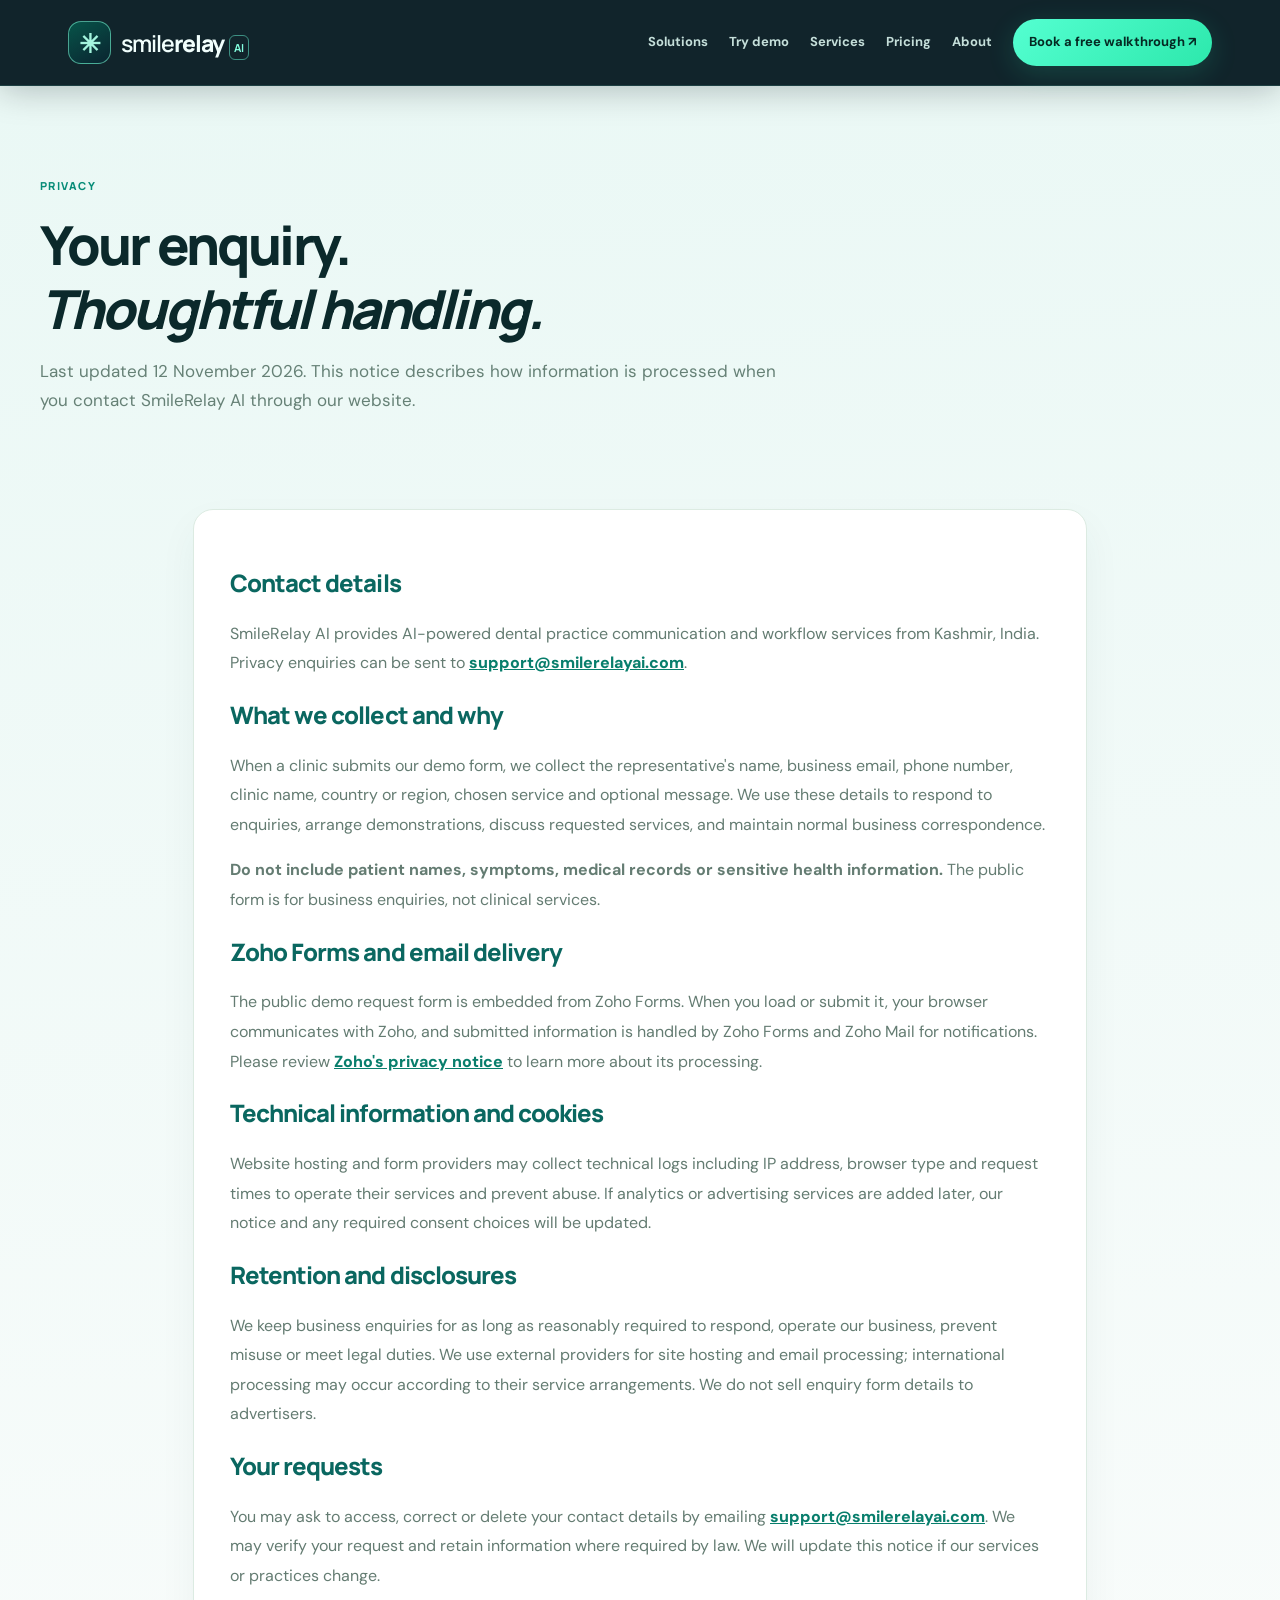
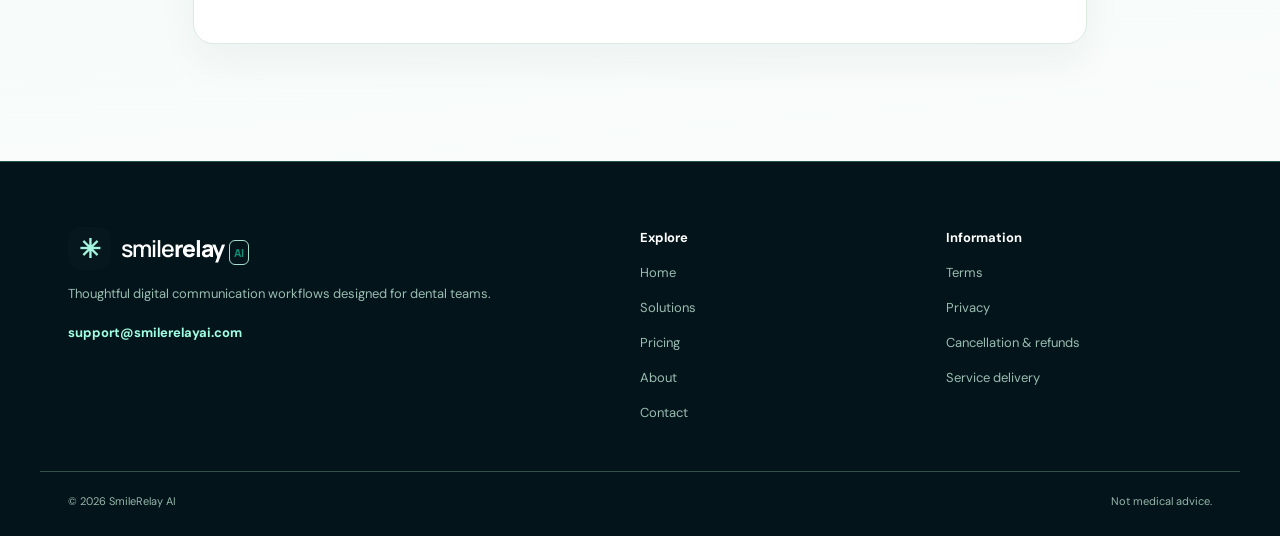
<file: privacy.html>
<!doctype html><html lang="en"><head><meta charset="utf-8"><meta name="viewport" content="width=device-width,initial-scale=1"><meta name="theme-color" content="#071b22"><title>Privacy Notice | SmileRelay AI</title><meta name="description" content="How SmileRelay AI handles clinic demo enquiries through Zoho Forms."><link rel="canonical" href="https://smilerelayai.com/privacy.html"><link rel="icon" href="favicon.svg" type="image/svg+xml"><link rel="stylesheet" href="styles.css"><script defer src="script.js"></script></head><body><a href="#main" class="skip-link">Skip to content</a><header class="header"><div class="container nav"><a href="./" class="wordmark"><span class="symbol">✳</span><span>smile<span class="wordmark-bold">relay</span><b>AI</b></span></a><button type="button" class="mobile-menu" aria-controls="primary-nav" aria-expanded="false" aria-label="Toggle menu"><span></span><span></span><span></span></button><nav class="nav-links" id="primary-nav"><a href="index.html#solutions">Solutions</a><a href="index.html#experience">Try demo</a><a href="services.html">Services</a><a href="pricing.html">Pricing</a><a href="about.html">About</a><a class="nav-contact" href="index.html#contact">Book a free walkthrough ↗</a></nav></div></header><main id="main" class="simple-main"><section class="simple-hero container"><span class="kicker">PRIVACY</span><h1>Your enquiry.<br><em>Thoughtful handling.</em></h1><p>Last updated 12 November 2026. This notice describes how information is processed when you contact SmileRelay AI through our website.</p></section><div class="content-shell"><section class="content-card"><h2>Contact details</h2><p>SmileRelay AI provides AI-powered dental practice communication and workflow services from Kashmir, India. Privacy enquiries can be sent to <a href="mailto:support@smilerelayai.com">support@smilerelayai.com</a>.</p><h2>What we collect and why</h2><p>When a clinic submits our demo form, we collect the representative's name, business email, phone number, clinic name, country or region, chosen service and optional message. We use these details to respond to enquiries, arrange demonstrations, discuss requested services, and maintain normal business correspondence.</p><p><strong>Do not include patient names, symptoms, medical records or sensitive health information.</strong> The public form is for business enquiries, not clinical services.</p><h2>Zoho Forms and email delivery</h2><p>The public demo request form is embedded from Zoho Forms. When you load or submit it, your browser communicates with Zoho, and submitted information is handled by Zoho Forms and Zoho Mail for notifications. Please review <a href="https://www.zoho.com/privacy.html" rel="noopener noreferrer">Zoho's privacy notice</a> to learn more about its processing.</p><h2>Technical information and cookies</h2><p>Website hosting and form providers may collect technical logs including IP address, browser type and request times to operate their services and prevent abuse. If analytics or advertising services are added later, our notice and any required consent choices will be updated.</p><h2>Retention and disclosures</h2><p>We keep business enquiries for as long as reasonably required to respond, operate our business, prevent misuse or meet legal duties. We use external providers for site hosting and email processing; international processing may occur according to their service arrangements. We do not sell enquiry form details to advertisers.</p><h2>Your requests</h2><p>You may ask to access, correct or delete your contact details by emailing <a href="mailto:support@smilerelayai.com">support@smilerelayai.com</a>. We may verify your request and retain information where required by law. We will update this notice if our services or practices change.</p></section></div></main><footer class="footer"><div class="container footer-grid"><div><a href="./" class="wordmark footer-wordmark"><span class="symbol">✳</span><span>smile<span class="wordmark-bold">relay</span><b>AI</b></span></a><p>Thoughtful digital communication workflows designed for dental teams.</p><a class="footer-mail" href="mailto:support@smilerelayai.com">support@smilerelayai.com</a></div><div><strong>Explore</strong><a href="./">Home</a><a href="services.html">Solutions</a><a href="pricing.html">Pricing</a><a href="about.html">About</a><a href="contact.html">Contact</a></div><div><strong>Information</strong><a href="terms.html">Terms</a><a href="privacy.html">Privacy</a><a href="refunds.html">Cancellation &amp; refunds</a><a href="delivery.html">Service delivery</a></div></div><div class="container footer-bottom"><span>© <span id="year">2026</span> SmileRelay AI</span><span>Not medical advice.</span></div></footer></body></html>
</file>
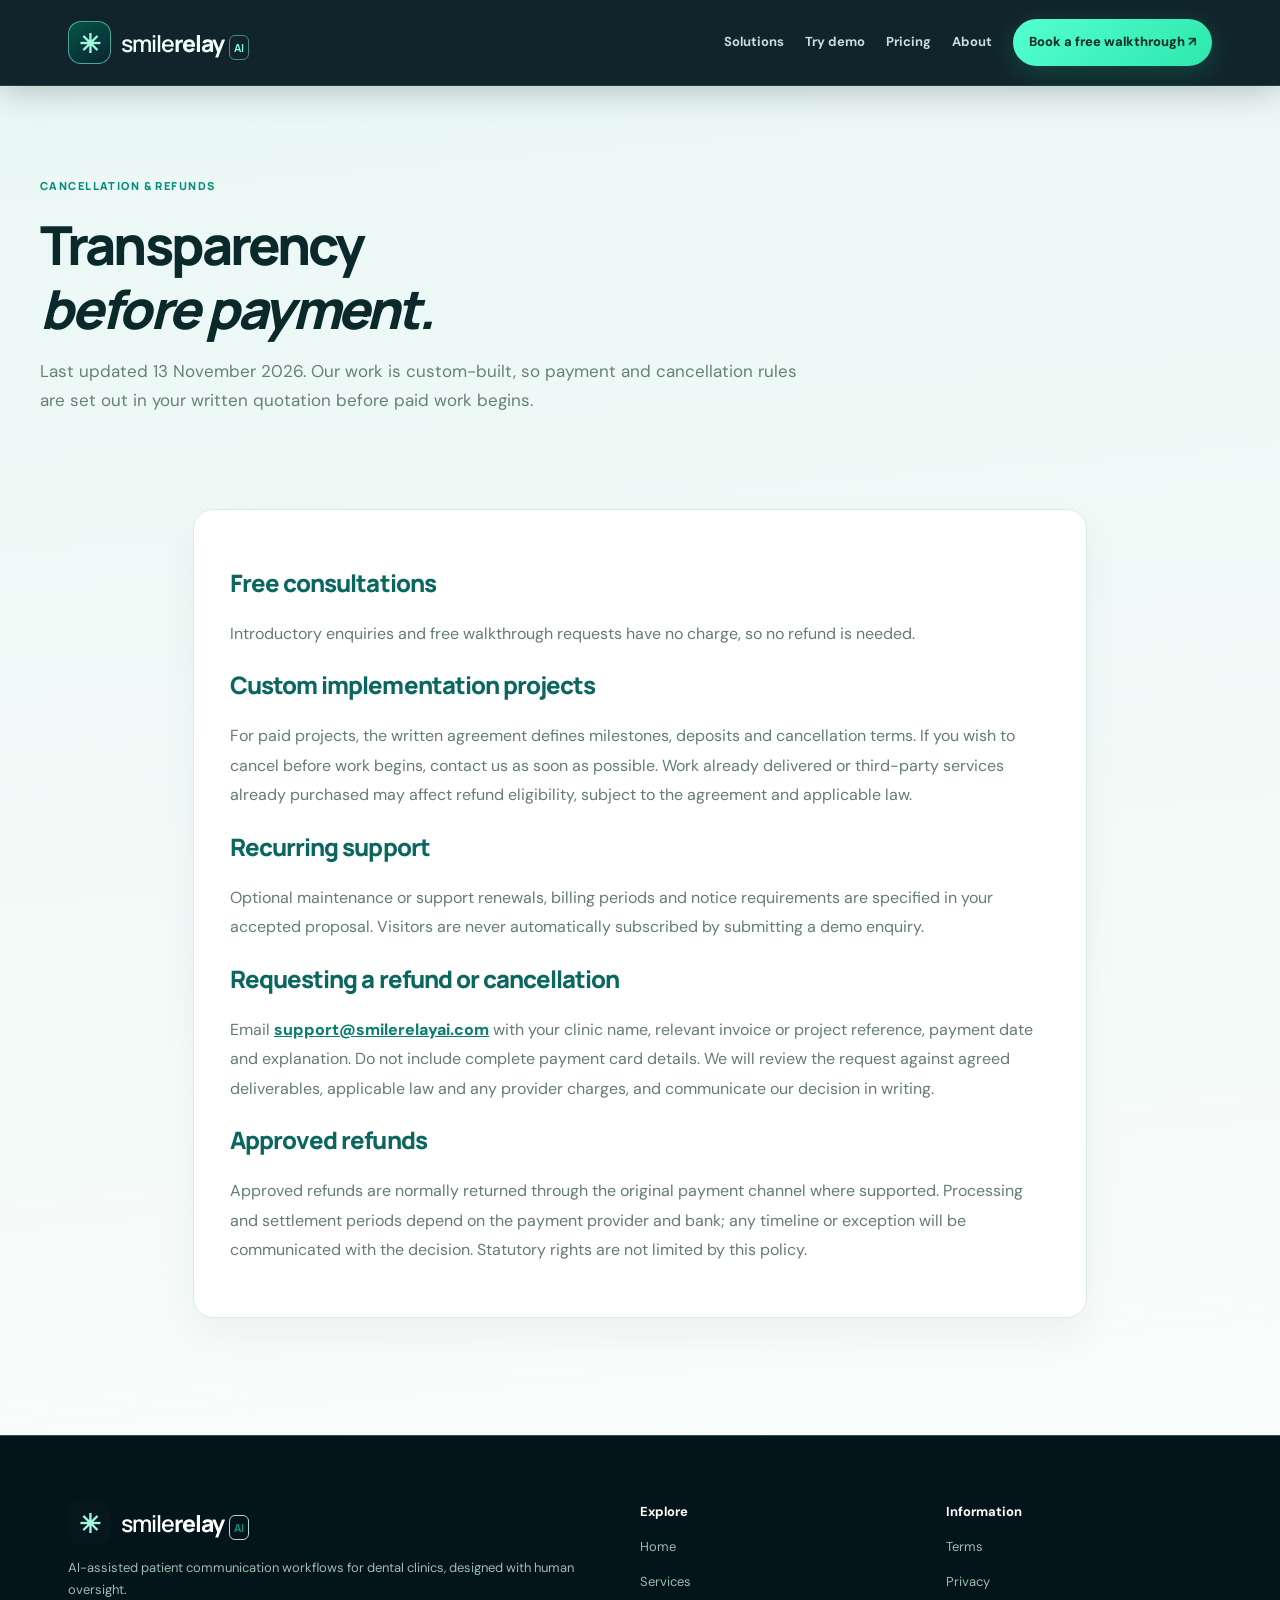
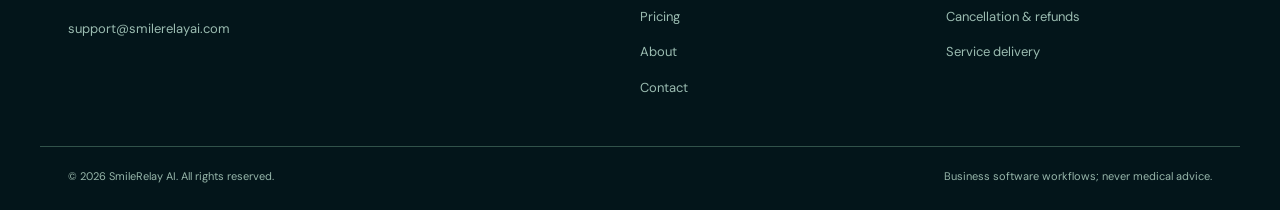
<file: refunds.html>
<!doctype html><html lang="en"><head><meta charset="utf-8"><meta name="viewport" content="width=device-width, initial-scale=1"><meta name="theme-color" content="#071b22"><title>Cancellation and Refund Policy | SmileRelay AI</title><meta name="description" content="How SmileRelay AI handles cancellation and refund requests for custom digital automation projects."><link rel="canonical" href="https://smilerelayai.com/refunds.html"><link rel="icon" href="favicon.svg" type="image/svg+xml"><link rel="stylesheet" href="styles.css"><script defer src="script.js"></script></head><body><a class="skip-link" href="#main">Skip to content</a><header class="header"><div class="container nav"><a class="wordmark" href="./" aria-label="SmileRelay AI home"><span class="symbol">✳</span><span>smile<span class="wordmark-bold">relay</span><b>AI</b></span></a><button class="mobile-menu" type="button" aria-label="Toggle menu" aria-expanded="false" aria-controls="primary-nav"><span></span><span></span><span></span></button><nav class="nav-links" id="primary-nav"><a href="index.html#solutions">Solutions</a><a href="index.html#experience">Try demo</a><a href="pricing.html">Pricing</a><a href="about.html">About</a><a class="nav-contact" href="index.html#contact">Book a free walkthrough ↗</a></nav></div></header><main class="simple-main" id="main"><section class="simple-hero container"><span class="kicker">CANCELLATION & REFUNDS</span><h1>Transparency<br><em>before payment.</em></h1><p>Last updated 13 November 2026. Our work is custom-built, so payment and cancellation rules are set out in your written quotation before paid work begins.</p></section><div class="content-shell"><section class="content-card"><h2>Free consultations</h2><p>Introductory enquiries and free walkthrough requests have no charge, so no refund is needed.</p><h2>Custom implementation projects</h2><p>For paid projects, the written agreement defines milestones, deposits and cancellation terms. If you wish to cancel before work begins, contact us as soon as possible. Work already delivered or third-party services already purchased may affect refund eligibility, subject to the agreement and applicable law.</p><h2>Recurring support</h2><p>Optional maintenance or support renewals, billing periods and notice requirements are specified in your accepted proposal. Visitors are never automatically subscribed by submitting a demo enquiry.</p><h2>Requesting a refund or cancellation</h2><p>Email <a href="mailto:support@smilerelayai.com?subject=Cancellation%20or%20Refund%20Request">support@smilerelayai.com</a> with your clinic name, relevant invoice or project reference, payment date and explanation. Do not include complete payment card details. We will review the request against agreed deliverables, applicable law and any provider charges, and communicate our decision in writing.</p><h2>Approved refunds</h2><p>Approved refunds are normally returned through the original payment channel where supported. Processing and settlement periods depend on the payment provider and bank; any timeline or exception will be communicated with the decision. Statutory rights are not limited by this policy.</p></section></div></main><footer class="footer"><div class="container footer-grid"><div><a href="./" class="wordmark footer-wordmark"><span class="symbol">✳</span><span>smile<span class="wordmark-bold">relay</span><b>AI</b></span></a><p>AI-assisted patient communication workflows for dental clinics, designed with human oversight.</p><a href="mailto:support@smilerelayai.com">support@smilerelayai.com</a></div><div><strong>Explore</strong><a href="./">Home</a><a href="services.html">Services</a><a href="pricing.html">Pricing</a><a href="about.html">About</a><a href="contact.html">Contact</a></div><div><strong>Information</strong><a href="terms.html">Terms</a><a href="privacy.html">Privacy</a><a href="refunds.html">Cancellation & refunds</a><a href="delivery.html">Service delivery</a></div></div><div class="container footer-bottom"><span>© <span id="year">2026</span> SmileRelay AI. All rights reserved.</span><span>Business software workflows; never medical advice.</span></div></footer></body></html>
</file>
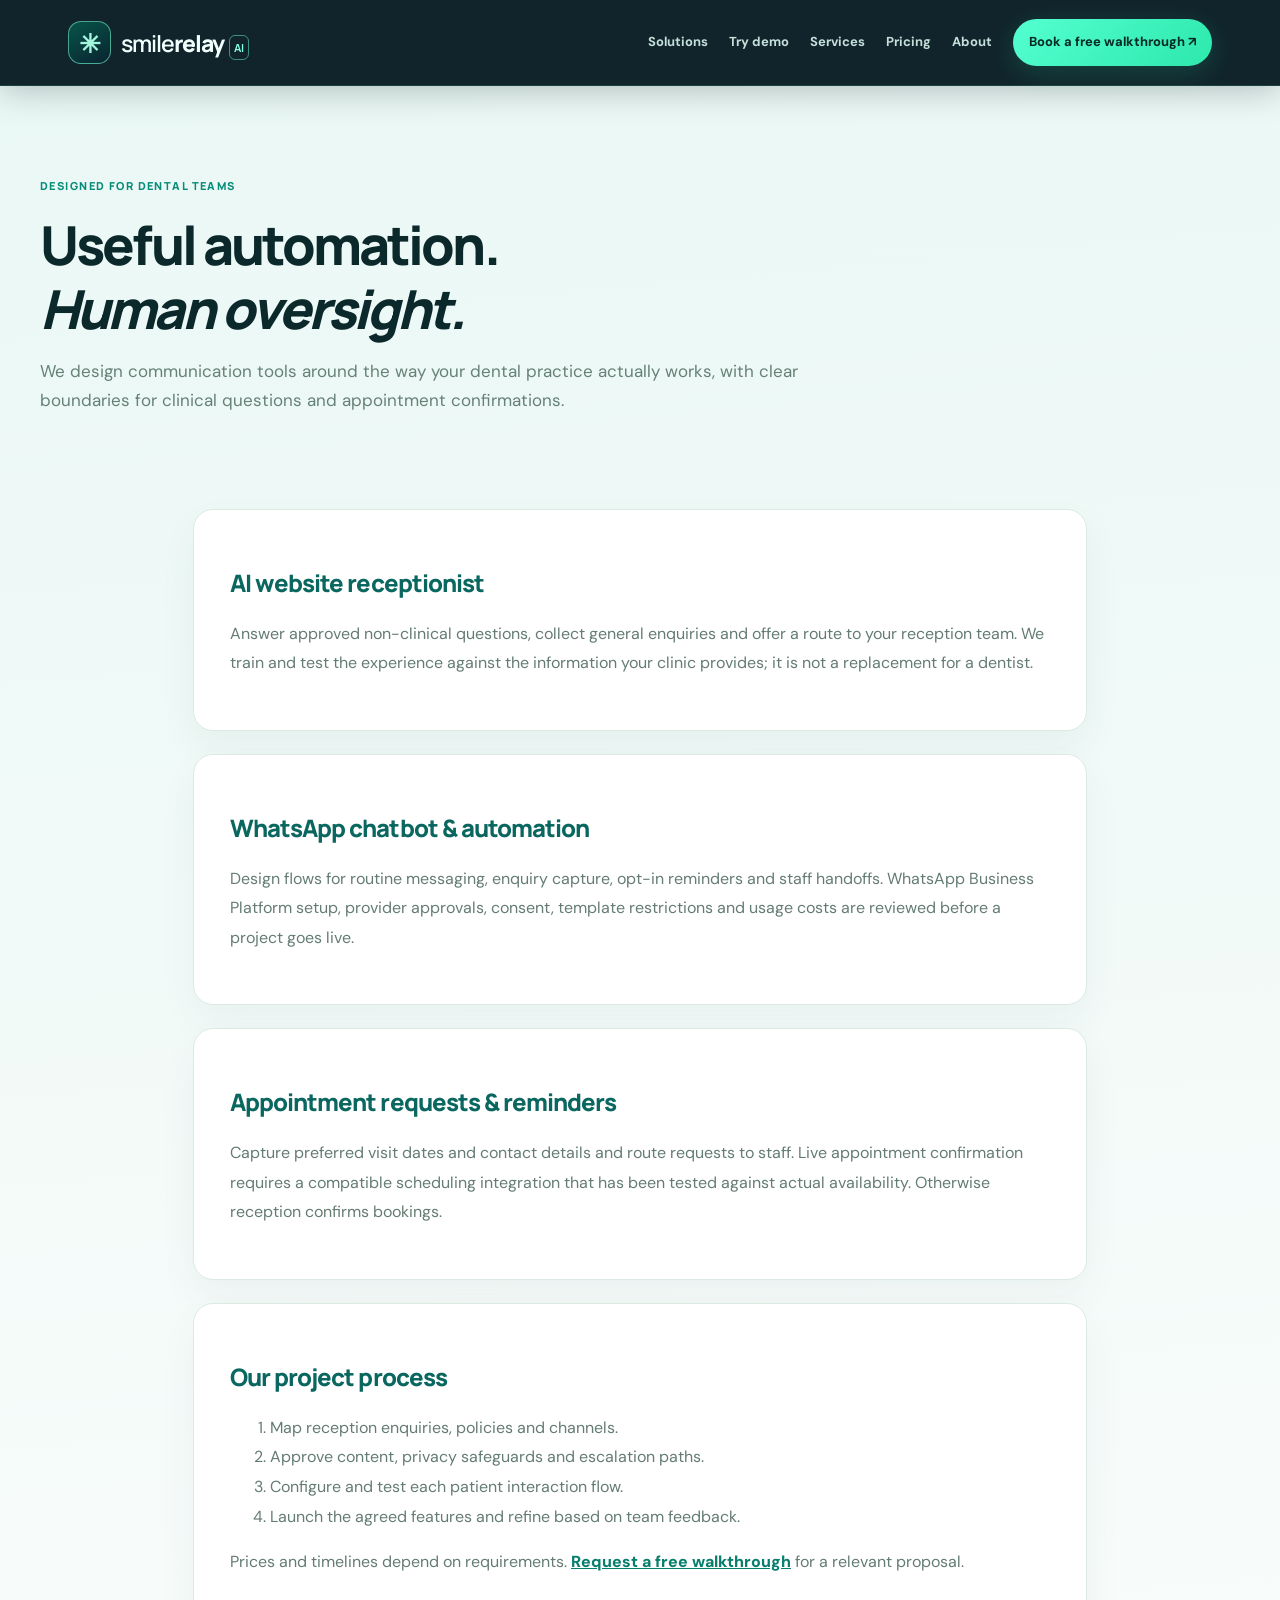
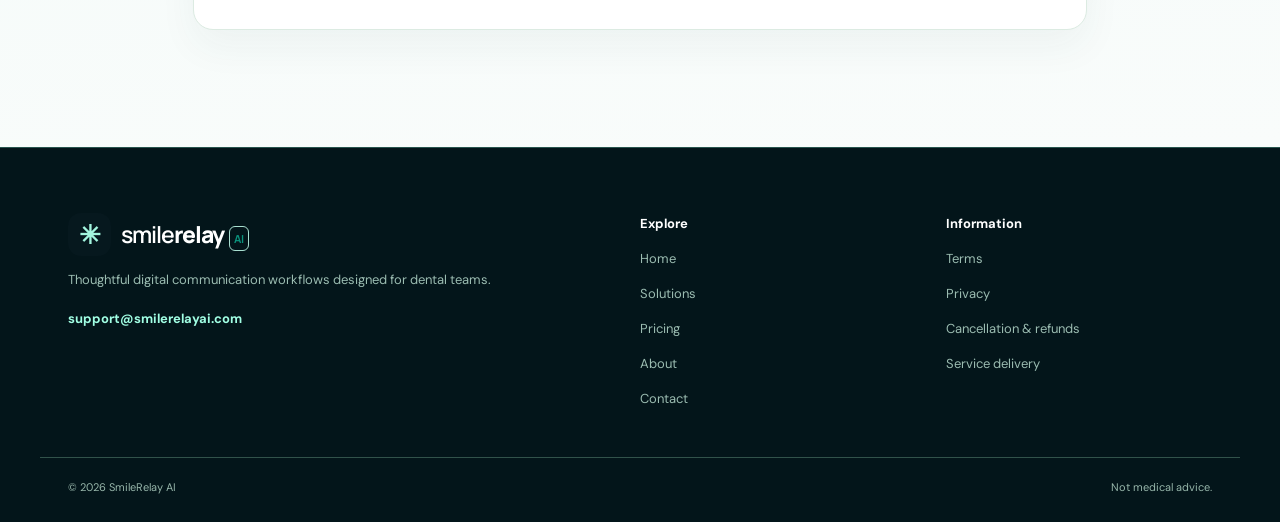
<file: services.html>
<!doctype html><html lang="en"><head><meta charset="utf-8"><meta name="viewport" content="width=device-width,initial-scale=1"><meta name="theme-color" content="#071b22"><title>Dental Automation Services | SmileRelay AI</title><meta name="description" content="Explore SmileRelay AI website receptionists, WhatsApp messaging and appointment workflows."><link rel="canonical" href="https://smilerelayai.com/services.html"><link rel="icon" href="favicon.svg" type="image/svg+xml"><link rel="stylesheet" href="styles.css"><script defer src="script.js"></script></head><body><a href="#main" class="skip-link">Skip to content</a><header class="header"><div class="container nav"><a href="./" class="wordmark"><span class="symbol">✳</span><span>smile<span class="wordmark-bold">relay</span><b>AI</b></span></a><button type="button" class="mobile-menu" aria-controls="primary-nav" aria-expanded="false" aria-label="Toggle menu"><span></span><span></span><span></span></button><nav class="nav-links" id="primary-nav"><a href="index.html#solutions">Solutions</a><a href="index.html#experience">Try demo</a><a href="services.html">Services</a><a href="pricing.html">Pricing</a><a href="about.html">About</a><a class="nav-contact" href="index.html#contact">Book a free walkthrough ↗</a></nav></div></header><main id="main" class="simple-main"><section class="simple-hero container"><span class="kicker">DESIGNED FOR DENTAL TEAMS</span><h1>Useful automation.<br><em>Human oversight.</em></h1><p>We design communication tools around the way your dental practice actually works, with clear boundaries for clinical questions and appointment confirmations.</p></section><div class="content-shell"><section class="content-card" id="website"><h2>AI website receptionist</h2><p>Answer approved non-clinical questions, collect general enquiries and offer a route to your reception team. We train and test the experience against the information your clinic provides; it is not a replacement for a dentist.</p></section><section class="content-card" id="whatsapp"><h2>WhatsApp chatbot & automation</h2><p>Design flows for routine messaging, enquiry capture, opt-in reminders and staff handoffs. WhatsApp Business Platform setup, provider approvals, consent, template restrictions and usage costs are reviewed before a project goes live.</p></section><section class="content-card" id="appointments"><h2>Appointment requests & reminders</h2><p>Capture preferred visit dates and contact details and route requests to staff. Live appointment confirmation requires a compatible scheduling integration that has been tested against actual availability. Otherwise reception confirms bookings.</p></section><section class="content-card"><h2>Our project process</h2><ol><li>Map reception enquiries, policies and channels.</li><li>Approve content, privacy safeguards and escalation paths.</li><li>Configure and test each patient interaction flow.</li><li>Launch the agreed features and refine based on team feedback.</li></ol><p>Prices and timelines depend on requirements. <a href="index.html#contact">Request a free walkthrough</a> for a relevant proposal.</p></section></div></main><footer class="footer"><div class="container footer-grid"><div><a href="./" class="wordmark footer-wordmark"><span class="symbol">✳</span><span>smile<span class="wordmark-bold">relay</span><b>AI</b></span></a><p>Thoughtful digital communication workflows designed for dental teams.</p><a class="footer-mail" href="mailto:support@smilerelayai.com">support@smilerelayai.com</a></div><div><strong>Explore</strong><a href="./">Home</a><a href="services.html">Solutions</a><a href="pricing.html">Pricing</a><a href="about.html">About</a><a href="contact.html">Contact</a></div><div><strong>Information</strong><a href="terms.html">Terms</a><a href="privacy.html">Privacy</a><a href="refunds.html">Cancellation &amp; refunds</a><a href="delivery.html">Service delivery</a></div></div><div class="container footer-bottom"><span>© <span id="year">2026</span> SmileRelay AI</span><span>Not medical advice.</span></div></footer></body></html>
</file>
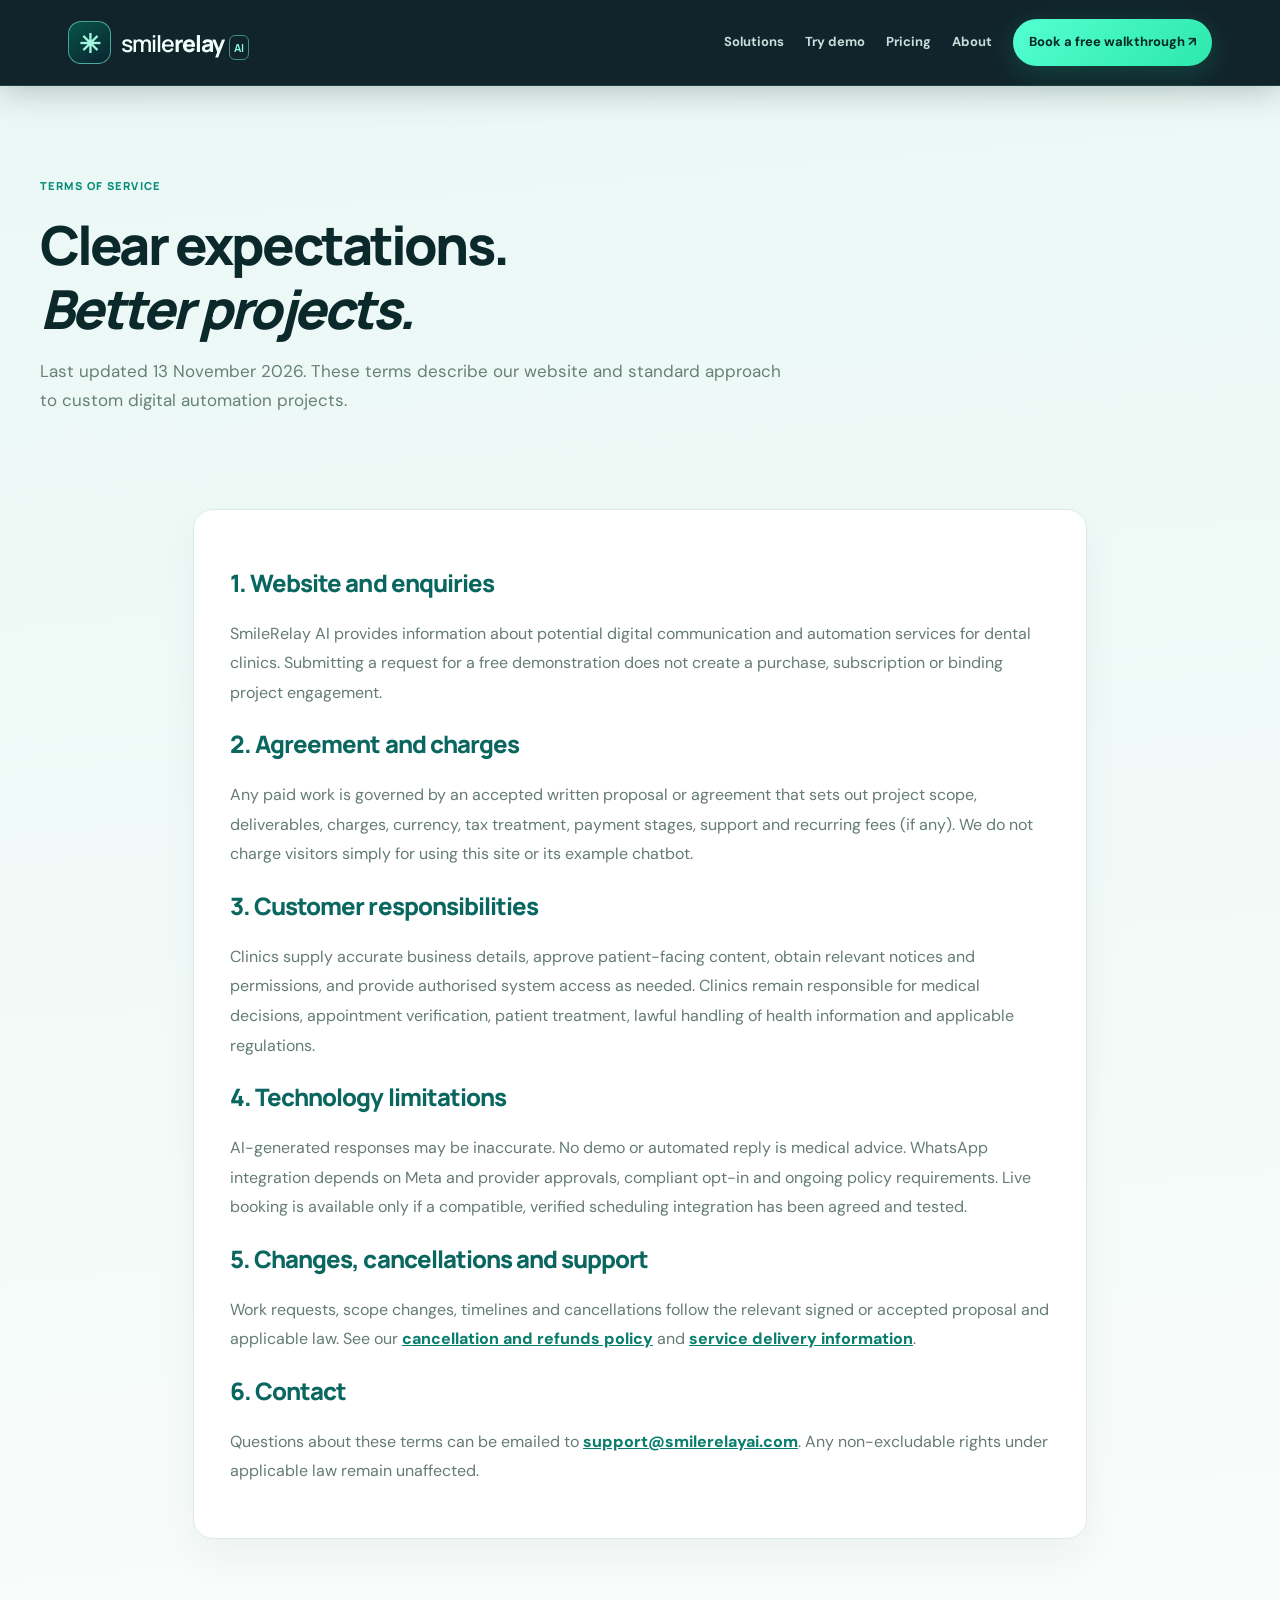
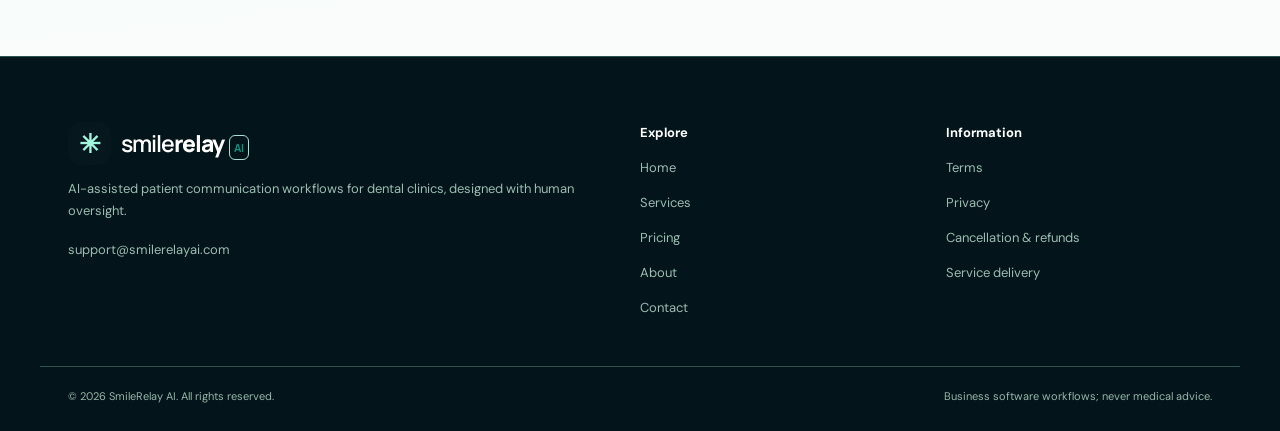
<file: terms.html>
<!doctype html><html lang="en"><head><meta charset="utf-8"><meta name="viewport" content="width=device-width, initial-scale=1"><meta name="theme-color" content="#071b22"><title>Terms of Service | SmileRelay AI</title><meta name="description" content="General terms for SmileRelay AI's dental clinic business automation enquiries and custom digital services."><link rel="canonical" href="https://smilerelayai.com/terms.html"><link rel="icon" href="favicon.svg" type="image/svg+xml"><link rel="stylesheet" href="styles.css"><script defer src="script.js"></script></head><body><a class="skip-link" href="#main">Skip to content</a><header class="header"><div class="container nav"><a class="wordmark" href="./" aria-label="SmileRelay AI home"><span class="symbol">✳</span><span>smile<span class="wordmark-bold">relay</span><b>AI</b></span></a><button class="mobile-menu" type="button" aria-label="Toggle menu" aria-expanded="false" aria-controls="primary-nav"><span></span><span></span><span></span></button><nav class="nav-links" id="primary-nav"><a href="index.html#solutions">Solutions</a><a href="index.html#experience">Try demo</a><a href="pricing.html">Pricing</a><a href="about.html">About</a><a class="nav-contact" href="index.html#contact">Book a free walkthrough ↗</a></nav></div></header><main class="simple-main" id="main"><section class="simple-hero container"><span class="kicker">TERMS OF SERVICE</span><h1>Clear expectations.<br><em>Better projects.</em></h1><p>Last updated 13 November 2026. These terms describe our website and standard approach to custom digital automation projects.</p></section><div class="content-shell"><section class="content-card"><h2>1. Website and enquiries</h2><p>SmileRelay AI provides information about potential digital communication and automation services for dental clinics. Submitting a request for a free demonstration does not create a purchase, subscription or binding project engagement.</p><h2>2. Agreement and charges</h2><p>Any paid work is governed by an accepted written proposal or agreement that sets out project scope, deliverables, charges, currency, tax treatment, payment stages, support and recurring fees (if any). We do not charge visitors simply for using this site or its example chatbot.</p><h2>3. Customer responsibilities</h2><p>Clinics supply accurate business details, approve patient-facing content, obtain relevant notices and permissions, and provide authorised system access as needed. Clinics remain responsible for medical decisions, appointment verification, patient treatment, lawful handling of health information and applicable regulations.</p><h2>4. Technology limitations</h2><p>AI-generated responses may be inaccurate. No demo or automated reply is medical advice. WhatsApp integration depends on Meta and provider approvals, compliant opt-in and ongoing policy requirements. Live booking is available only if a compatible, verified scheduling integration has been agreed and tested.</p><h2>5. Changes, cancellations and support</h2><p>Work requests, scope changes, timelines and cancellations follow the relevant signed or accepted proposal and applicable law. See our <a href="refunds.html">cancellation and refunds policy</a> and <a href="delivery.html">service delivery information</a>.</p><h2>6. Contact</h2><p>Questions about these terms can be emailed to <a href="mailto:support@smilerelayai.com">support@smilerelayai.com</a>. Any non-excludable rights under applicable law remain unaffected.</p></section></div></main><footer class="footer"><div class="container footer-grid"><div><a href="./" class="wordmark footer-wordmark"><span class="symbol">✳</span><span>smile<span class="wordmark-bold">relay</span><b>AI</b></span></a><p>AI-assisted patient communication workflows for dental clinics, designed with human oversight.</p><a href="mailto:support@smilerelayai.com">support@smilerelayai.com</a></div><div><strong>Explore</strong><a href="./">Home</a><a href="services.html">Services</a><a href="pricing.html">Pricing</a><a href="about.html">About</a><a href="contact.html">Contact</a></div><div><strong>Information</strong><a href="terms.html">Terms</a><a href="privacy.html">Privacy</a><a href="refunds.html">Cancellation & refunds</a><a href="delivery.html">Service delivery</a></div></div><div class="container footer-bottom"><span>© <span id="year">2026</span> SmileRelay AI. All rights reserved.</span><span>Business software workflows; never medical advice.</span></div></footer></body></html>
</file>
<file: styles.css>
@import url('https://fonts.googleapis.com/css2?family=DM+Sans:wght@400;500;600;700&family=Manrope:wght@400;500;600;700;800&display=swap');
:root{--ink:#103133;--muted:#627e79;--deep:#082a2e;--teal:#0da58b;--pale:#f4faf7;--line:#deebe6}
*{box-sizing:border-box}html{scroll-behavior:smooth;scroll-padding-top:95px}body{margin:0;color:var(--ink);font:16px/1.7 'DM Sans',Arial,sans-serif}a{color:inherit}button{cursor:pointer}button,input{font:inherit}a:focus-visible,button:focus-visible,summary:focus-visible{outline:3px solid #18c49d;outline-offset:3px}.container{max-width:1200px;margin:auto;padding:0 28px}.skip-link{position:absolute;top:-90px;left:10px;background:white;padding:10px;z-index:90}.skip-link:focus{top:10px}
.header{position:sticky;top:0;z-index:20;background:#fffffff0;backdrop-filter:blur(18px);border-bottom:1px solid var(--line)}.nav{display:flex;align-items:center;justify-content:space-between;gap:25px;min-height:85px}.wordmark{text-decoration:none;display:flex;align-items:center;gap:10px;font:600 23px 'Manrope',sans-serif;letter-spacing:-1px;white-space:nowrap}.wordmark-bold{font-weight:800}.wordmark b{letter-spacing:0;margin-left:5px;color:#0b927c;border:1px solid #a8dfd0;border-radius:6px;font-size:11px;padding:4px}.symbol{display:grid;place-items:center;background:var(--deep);color:#a3f5de;border-radius:13px;width:43px;height:43px;font-size:26px}.symbol svg{width:35px;height:35px}.nav-links{display:flex;gap:21px;align-items:center}.nav-links a{text-decoration:none;font-size:13px;font-weight:700;color:#43645e}.nav-links a:hover{color:#078d79}.nav-links .nav-contact{padding:12px 16px;border-radius:30px;color:#fff;background:#0b373a}.mobile-menu{display:none;padding:10px;border:0;background:transparent}.mobile-menu span{display:block;width:23px;height:2px;background:#134848;margin:4px 0}
.hero{background:radial-gradient(ellipse at 80% 14%,#d4f5e7 0,transparent 48%),linear-gradient(180deg,#f8fcf9,#fff);overflow:hidden}.hero-grid{display:grid;grid-template-columns:1.07fr .93fr;gap:35px;align-items:center;min-height:635px;padding-top:62px;padding-bottom:74px}.eyebrow,.kicker{font:800 11px/1.5 'Manrope',sans-serif;letter-spacing:.13em;text-transform:uppercase;color:#078c78}.eyebrow{display:inline-flex;align-items:center;gap:12px;border:1px solid #bee7d8;background:#f0fcf7;padding:10px 14px;border-radius:40px;letter-spacing:.075em}.live-dot{width:8px;height:8px;border-radius:50%;background:#1ca887;box-shadow:0 0 0 5px #cff4e5}.hero h1{font:800 clamp(42px,5vw,70px)/1.13 'Manrope',sans-serif;letter-spacing:-.067em;margin:29px 0 22px}h2 em,.hero h1 em{font-style:normal;color:#0ca68b}.hero-lead{font-size:18px;line-height:1.8;color:#5b7974;max-width:590px}.hero-actions{display:flex;flex-wrap:wrap;gap:12px;margin:27px 0}.button{display:inline-flex;justify-content:center;align-items:center;gap:15px;border:1px solid transparent;border-radius:14px;text-decoration:none;padding:14px 19px;font-size:14px;font-weight:800}.button.primary{background:#0c3a3b;color:white}.button.primary:hover{background:#096c5e}.button.secondary{background:#fff;border-color:#cde1d9}.hero-points{display:flex;flex-wrap:wrap;gap:17px;font-size:13px;font-weight:700;color:#426660}.hero-points i{color:#0aa58b;font-style:normal}.hero-note{color:#829a92;font-size:12px;max-width:560px}
.hero-visual{min-height:485px;display:grid;align-items:center;position:relative}.hero-glow{position:absolute;inset:13%;background:#c4f1df;border-radius:50%;filter:blur(64px)}.hero-chat{width:88%;max-width:435px;margin:auto;position:relative;transform:rotate(-2deg);animation:float 6s ease-in-out infinite;overflow:hidden;border:1px solid #d7ebe3;background:#fff;border-radius:26px;box-shadow:0 33px 78px #0f574b24}.hero-chat-top{display:flex;align-items:center;gap:12px;padding:20px;border-bottom:1px solid #e5f0e9}.small-avatar,.demo-bot-avatar{display:grid;place-items:center;width:43px;height:43px;border-radius:13px;background:#d5f7eb;color:#0a9a7c;font-size:22px}.hero-chat-top strong,.hero-chat-top small,.demo-chat-header strong,.demo-chat-header small{display:block}.hero-chat-top strong{font-size:14px}.hero-chat-top small,.demo-chat-header small{font-size:11px;color:#819991}.chat-top-status{margin-left:auto;font-size:11px;color:#0e9d79}.hero-chat-conversation{padding:24px 19px 18px;display:grid;gap:13px}.msg{font-size:13px;line-height:1.55;max-width:85%;padding:13px 16px;border-radius:17px}.msg.patient{justify-self:end;background:#e9f3ef;border-bottom-right-radius:4px}.msg.assistant{justify-self:start;background:#0b4546;color:#fff;border-bottom-left-radius:4px}.sparkle{color:#9bf7da}.hero-compose{display:flex;justify-content:space-between;align-items:center;margin:0 18px 18px;background:#f8faf9;border:1px solid #e0ede8;border-radius:15px;padding:9px 13px 9px 17px;color:#8fa39c;font-size:12px}.send-shape{background:#0ca78a;color:#fff;border-radius:11px;font-size:20px;padding:4px 10px}.floating-label{position:absolute;display:flex;gap:10px;align-items:center;z-index:2;border:1px solid #d9ede3;border-radius:15px;background:white;padding:13px;box-shadow:0 15px 37px #11514020;color:#67857b;font-size:12px;line-height:1.4}.floating-label strong{color:#163e3b}.floating-label-top{top:4%;right:0}.floating-label-bottom{bottom:3%;left:0}.tiny-icon,.check-orb{color:#0e9f82;font-size:24px}.trust-strip{border-block:1px solid #e3eee9;background:#f9fdfa}.trust-items{display:flex;justify-content:space-between;align-items:center;gap:30px;padding-top:20px;padding-bottom:20px}.trust-items p{font-weight:700;font-size:13px;color:#59746b}.trust-items>div{display:flex;align-items:center;flex-wrap:wrap;gap:14px;font:800 10px 'Manrope',sans-serif;letter-spacing:.1em;color:#426962}.strip-divider{width:4px;height:4px;border-radius:50%;background:#b5d8c8}
.section{padding:100px 0}.section-heading{max-width:700px;margin-bottom:43px}.section h2,.simple-hero h1{font:800 clamp(35px,4.2vw,54px)/1.18 'Manrope',sans-serif;letter-spacing:-.053em;margin:15px 0 17px}.section-heading p,.flow-copy>p,.demo-copy>p,.faq-layout>div>p,.contact-copy>p{color:#6a857b;line-height:1.8}.service-grid{display:grid;grid-template-columns:repeat(3,minmax(0,1fr));gap:20px}.service-card{padding:25px;border:1px solid var(--line);border-radius:23px;transition:transform .25s,box-shadow .25s}.service-card:hover{transform:translateY(-5px);box-shadow:0 21px 55px #0f503e19}.service-number{font:800 11px 'Manrope',sans-serif;letter-spacing:.11em;color:#75938a}.service-card h3{font:800 21px 'Manrope',sans-serif;letter-spacing:-.04em;margin:22px 0 10px}.service-card p{font-size:14px;color:#6f857d}.service-card a{text-decoration:none;color:#088c73;font-size:13px;font-weight:800}.service-visual{height:175px;border-radius:17px;background:#e5f9ee;display:grid;place-items:center;position:relative;overflow:hidden;margin-top:17px}.accent-b .service-visual{background:#edf2ff}.accent-c .service-visual{background:#fff3e8}.service-orb{display:grid;place-items:center;border-radius:27px;background:#0aa186;color:white;width:95px;height:95px;font-size:53px;transform:rotate(-11deg);box-shadow:0 16px 37px #199a7b45}.mini-bubble{position:absolute;background:#fff;padding:8px 10px;border-radius:10px;box-shadow:0 9px 21px #153f321d;font-size:10px;font-weight:700}.mini-bubble.one{left:10px;top:17px}.mini-bubble.two{right:8px;bottom:15px}.message-stack,.timeline{display:grid;width:80%;gap:10px}.message-stack div,.timeline span{background:white;padding:10px 13px;font-size:12px;border-radius:10px;box-shadow:0 7px 16px #0f3c3714}.message-stack span{margin-left:8px}.timeline b{display:inline-block;width:9px;height:9px;border-radius:50%;background:#ffb486;margin-right:8px}
.flow-section,.faq-section{background:var(--pale)}.flow-layout,.demo-layout,.faq-layout,.contact-grid{display:grid;grid-template-columns:1fr 1fr;gap:63px;align-items:center}.feature-list{list-style:none;padding:0;margin:30px 0}.feature-list li{display:flex;gap:20px;padding:15px 0;border-bottom:1px solid #dbe9e3}.feature-list li>span{color:#099b80;font-weight:800}.feature-list strong{font-size:16px}.feature-list p{font-size:13px;color:#779086;margin:4px 0}.flow-board{padding:29px;background:white;border:1px solid #d4e8dd;border-radius:25px;box-shadow:0 20px 55px #0b5b3914}.board-header{display:flex;justify-content:space-between;align-items:center;padding-bottom:17px;border-bottom:1px solid #e8f0e9}.board-title{font-weight:800}.board-mark{color:#0b9b82;margin-right:8px}.board-tag{font-size:10px;color:#819990}.journey-node{display:flex;gap:17px;align-items:center;padding:18px 0}.node-icon{display:grid;place-items:center;width:44px;height:44px;flex:none;background:#e1f8eb;border-radius:13px;font-size:23px;color:#0c9b80}.journey-node small{display:block;color:#0b9b80;font:800 10px 'Manrope',sans-serif;letter-spacing:.1em}.journey-node strong{font-size:15px}.journey-node p{margin:0;font-size:12px;color:#7e928a}.node-line{height:24px;margin-left:22px;border-left:2px dashed #afd5c6}.journey-node.green .node-icon{background:#079a7d;color:white}.board-footnote{border-top:1px solid #e2ede5;padding-top:15px;color:#81958c;font-size:11px}
.demo-section,.contact-section{background:radial-gradient(circle at 10% 0%,#184f50,transparent 50%),var(--deep);color:white}.kicker.light{color:#78e6c1}.demo-copy h2 em,.contact-copy h2 em{color:#8ff4d8}.demo-copy>p,.contact-copy>p{color:#b9d1c9}.demo-facts{display:grid;gap:12px;margin:25px 0;color:#b3e4d3;font-size:13px}.demo-disclaimer{font-size:12px!important;color:#a4c2b8!important}.interactive-chat{max-width:540px;overflow:hidden;background:#fff;color:var(--ink);border-radius:25px;box-shadow:0 27px 68px #0003}.demo-chat-header{padding:20px;display:flex;align-items:center;gap:12px}.demo-chat-header strong{font-size:14px}.demo-chat-header button{margin-left:auto;border:0;background:#e9f7f0;border-radius:50%;color:#087463;width:35px;height:35px;font-size:22px}.demo-messages{display:flex;flex-direction:column;gap:11px;background:#f8fcfa;min-height:240px;max-height:360px;overflow:auto;padding:23px}.demo-msg{font-size:13px;line-height:1.65;border-radius:15px;padding:13px 15px;max-width:85%}.demo-msg.bot{background:white;border:1px solid #e0ece6;align-self:flex-start}.demo-msg.visitor{background:#087967;color:white;align-self:flex-end}.quick-replies{display:flex;gap:9px;flex-wrap:wrap;padding:19px}.quick-replies button{background:#ebf8f0;border:1px solid #c9e9d8;border-radius:30px;color:#07816a;padding:9px 12px;font-weight:800;font-size:12px}.quick-replies button:hover{background:#d3f2e5}.demo-input{border-top:1px solid #e0ece7;padding:14px 22px;font-size:11px;color:#90a79a;display:flex;justify-content:space-between}
.outcomes-wrap{display:grid;grid-template-columns:.9fr 1.1fr;gap:55px;align-items:start}.outcome-columns{display:grid;grid-template-columns:repeat(3,1fr);gap:20px}.outcome-icon{font-size:30px;color:#0ca188}.outcome-columns h3{font:800 16px 'Manrope',sans-serif}.outcome-columns p{font-size:13px;color:#788b83}.faq-layout{align-items:start}.faqs details{border:1px solid #e0ece5;border-radius:15px;background:white;padding:0 21px;margin-bottom:11px}.faqs summary{font-size:14px;font-weight:800;cursor:pointer;display:flex;justify-content:space-between;align-items:center;gap:16px;padding:20px 0;list-style:none}.faqs summary::-webkit-details-marker{display:none}.faqs summary span{font-size:23px;color:#0d9c80}.faqs details[open] summary span{transform:rotate(45deg)}.faqs details p{color:#70847e;font-size:13px;margin:0 0 22px}
.contact-grid{align-items:start}.contact-copy{position:sticky;top:135px}.contact-checks{display:grid;gap:12px;color:#b9e6d5;font-size:13px;margin:25px 0}.contact-note{font-size:12px!important;color:#9cbdb0!important}.lead-form.zoho-form{min-width:0;padding:25px;background:white;border-radius:23px;color:var(--ink);box-shadow:0 20px 50px #0003}.zoho-form-intro{padding:4px 5px 15px}.form-tag{font:800 10px 'Manrope',sans-serif;color:#09866f;letter-spacing:.12em}.zoho-form h3{font:800 22px 'Manrope',sans-serif;margin:9px 0}.zoho-form-intro p{font-size:13px;color:#6d877b}.zoho-form iframe{display:block;max-width:100%;background:#fff;border-radius:10px}.form-privacy,.form-fallback{font-size:11px;color:#6b8579}.form-privacy a,.form-fallback a{color:#087d68}
.footer{background:#061e21;color:white;padding:65px 0 25px}.footer-grid{display:grid;grid-template-columns:2fr 1fr 1fr;gap:40px}.footer-wordmark{color:#fff}.footer-grid p,.footer-grid a:not(.wordmark){font-size:13px;color:#9bbcb1}.footer-grid>div:not(:first-child){display:flex;flex-direction:column;gap:13px}.footer-grid strong{font-size:13px}.footer-grid a{text-decoration:none}.footer-grid a:hover{color:#c1ffe6}.footer-small{color:#79a597;font-size:11px}.footer-bottom{display:flex;justify-content:space-between;gap:20px;border-top:1px solid #31524a;padding-top:20px;margin-top:47px;color:#97b6aa;font-size:11px}
.simple-main{background:#f6faf7;min-height:75vh}.simple-hero{padding:78px 0 36px}.simple-hero p{color:#668176;font-size:17px;max-width:760px}.content-shell{max-width:950px;margin:auto;padding:18px 28px 94px}.content-card{background:#fff;border:1px solid #dcebe2;border-radius:20px;padding:36px;margin:23px 0}.content-card h2{font:800 24px 'Manrope',sans-serif;letter-spacing:-.04em}.content-card p,.content-card li{line-height:1.85;color:#647c72}.content-card a{color:#087e6c;font-weight:800}
@keyframes float{0%,100%{transform:rotate(-2deg) translateY(0)}50%{transform:rotate(-2deg) translateY(-9px)}}@media(max-width:1070px){.nav-links{gap:13px}.nav-links a{font-size:12px}.outcomes-wrap{grid-template-columns:1fr}}@media(max-width:780px){.container{padding:0 20px}.nav{min-height:72px}.mobile-menu{display:block}.nav-links{display:none;position:absolute;top:72px;left:0;right:0;background:#fff;padding:20px 27px;box-shadow:0 20px 40px #0002;flex-direction:column;align-items:stretch}.nav-links.open{display:flex}.nav-links a{font-size:15px}.nav-links .nav-contact{text-align:center}.hero-grid,.flow-layout,.demo-layout,.faq-layout,.contact-grid{grid-template-columns:1fr;gap:42px}.hero-grid{padding-top:55px;padding-bottom:62px}.hero h1{font-size:clamp(42px,9vw,62px)}.hero-visual{min-height:415px}.floating-label-top{right:0}.floating-label-bottom{bottom:0}.section{padding:75px 0}.service-grid{grid-template-columns:1fr}.service-card{max-width:600px}.trust-items{display:block}.trust-items>div{margin:13px 0}.outcome-columns{grid-template-columns:repeat(2,1fr)}.contact-copy{position:static}.zoho-form iframe{height:1900px!important}.footer-grid{grid-template-columns:1fr 1fr}.footer-grid>div:first-child{grid-column:span 2}}@media(max-width:470px){.hero-actions .button{width:100%}.hero-chat{width:95%}.hero-visual{min-height:385px}.floating-label{font-size:11px}.section h2{font-size:35px}.wordmark{font-size:20px}.lead-form.zoho-form{padding:14px}.outcome-columns,.footer-grid{grid-template-columns:1fr}.footer-grid>div:first-child{grid-column:span 1}.footer-bottom{display:block}.content-card{padding:24px}}@media(prefers-reduced-motion:reduce){*,*:before,*:after{animation:none!important;transition:none!important;scroll-behavior:auto!important}}

/* SmileRelay AI - Aurora interface upgrade */
:root{--deep:#06181e;--mint:#7bffcf;--glow:#15e4b5;--ink:#0b292b}
html{scroll-padding-top:90px}body{background:#f7fbfa}.sr-only{position:absolute!important;width:1px;height:1px;padding:0;margin:-1px;overflow:hidden;clip:rect(0,0,0,0);white-space:nowrap;border:0}
.header{background:#081c23f5;border-bottom:1px solid #3c7c7750;box-shadow:0 3px 35px #02131545}.nav .wordmark{color:#f1fffd}.header .symbol{background:linear-gradient(150deg,#075449,#0a2430);border:1px solid #7effdb8c}.header .wordmark b{color:#85ffe0;border-color:#3d8f82}.nav-links a{color:#c5dfda}.nav-links a:hover{color:#7effdb}.nav-links .nav-contact{color:#052923;background:linear-gradient(135deg,#54ffd1,#2de8ac);box-shadow:0 7px 28px #23e8aa2a}.nav-links .nav-contact:hover{color:#04302b;background:#a7ffe6}.mobile-menu span{background:#f1fffa}
.hero{position:relative;isolation:isolate;background:radial-gradient(ellipse at 84% 35%,#215d65 0%,transparent 48%),radial-gradient(ellipse at 30% 80%,#154041 0%,transparent 53%),#061820;color:white}.hero-gridlines{position:absolute;inset:0;opacity:.28;background-image:linear-gradient(#6bffff16 1px,transparent 1px),linear-gradient(90deg,#6bffff16 1px,transparent 1px);background-size:64px 64px;mask-image:linear-gradient(to right,transparent,black 87%);pointer-events:none}.hero-bottom-glow{position:absolute;bottom:0;left:0;right:0;height:1px;background:linear-gradient(90deg,transparent,#5affd6,transparent);box-shadow:0 0 32px #00e0af}.hero-grid{position:relative;z-index:1;grid-template-columns:1fr 1.02fr;min-height:715px;padding-top:82px;padding-bottom:90px;gap:34px}.hero h1{font-size:clamp(43px,5vw,73px);line-height:1.13;letter-spacing:-.066em;margin:32px 0 21px}.hero h1 em{color:#a6ffe4;background:linear-gradient(120deg,#94ffe0 0%,#8ef4fe 65%,#b2a2ff 100%);background-clip:text;-webkit-background-clip:text;-webkit-text-fill-color:transparent}.hero-lead{font-size:16px;color:#bdd6d0;line-height:1.95;max-width:570px}.hero-points{color:#c3dcd7;gap:13px;font-size:12px}.hero-points i{color:#7ff9d9;font-size:9px}.hero-note{color:#8fb0aa;line-height:1.8}.eyebrow{background:#0d332e;color:#98ffe2;border-color:#3ea89281;letter-spacing:.1em}.live-dot{background:#36ffd2;box-shadow:0 0 0 5px #3cffc12e}.hero .button.primary{background:linear-gradient(130deg,#5ff8ca,#46efcf);color:#062b2b;box-shadow:0 11px 35px #07edb04a}.hero .button.primary:hover{background:#b9ffe5}.hero .button.secondary{background:#1d3d42b5;border:1px solid #8af6de70;color:white}.hero .button.secondary:hover{background:#285559}
.hero-visual{perspective:1200px;min-height:535px}.hero-glow{position:absolute;inset:0;background:radial-gradient(circle,#00dfa951,#416bb22b 47%,transparent 69%);filter:blur(62px)}.orbit{position:absolute;inset:13% -4%;border:1px dashed #8affd65c;border-radius:50%;transform:rotate(-15deg);pointer-events:none}.orbit-two{inset:6% 9%;transform:rotate(31deg);border-color:#919aff4c}.command-center{position:relative;margin:auto;width:94%;max-width:570px;overflow:hidden;border-radius:24px;border:1px solid #8affd668;background:linear-gradient(155deg,#123640,#071c27 80%);color:#effff8;box-shadow:0 35px 70px #0009,0 0 80px #08deb61f,inset 0 1px #ffffff35;transform:rotateY(-6deg) rotateX(3deg) rotateZ(-1.5deg);animation:commandHover 9s ease-in-out infinite}.command-top,.command-bottom{display:flex;align-items:center;justify-content:space-between;gap:12px;padding:19px 20px;border-bottom:1px solid #66cab53b;background:#14343b80}.command-brand{font:800 12px 'Manrope',sans-serif;letter-spacing:.09em}.command-brand b{color:#67ffd4}.command-glyph{font-size:19px;color:#9affdf}.command-live{display:flex;align-items:center;gap:9px;font-size:9px;letter-spacing:.08em;color:#a6dece}.command-live .live-dot{width:6px;height:6px}.command-metrics{display:grid;grid-template-columns:1fr 1fr;gap:11px;padding:18px 20px}.command-metrics>div{border:1px solid #46a69a52;background:#092a318b;border-radius:12px;padding:14px;display:grid;gap:4px}.command-metrics span{font-size:9px;color:#7ec4b5;letter-spacing:.11em}.command-metrics strong{font-size:13px}.command-metrics small{font-size:10px;color:#91bcb3}.command-thread{margin:0 20px 19px;padding:19px;background:#04192094;border:1px solid #4fa99d59;border-radius:15px}.thread-label{display:flex;gap:9px;align-items:center;font-size:12px;font-weight:800;margin-bottom:18px;color:#ccffee}.pulse-ring{color:#66ffca}.thread-caption{margin-left:auto;color:#91b7af;font-size:10px;font-weight:400}.thread-bubble{border-radius:12px;padding:12px 14px;max-width:87%;margin-bottom:12px;font-size:12px;line-height:1.65}.thread-bubble.visitor{margin-left:auto;background:#254852;color:#e9fffa;border-bottom-right-radius:3px}.thread-bubble.ai{background:linear-gradient(130deg,#126c60,#146063);border-bottom-left-radius:3px}.thread-routing{display:flex;gap:10px;align-items:center;background:#0b3d33;border:1px solid #74e9bb57;border-radius:11px;padding:13px;margin-top:15px}.route-icon,.route-check{color:#7afcce;font-size:22px}.thread-routing strong,.thread-routing small{display:block}.thread-routing strong{font-size:12px}.thread-routing small{font-size:10px;color:#9bcfc2}.route-check{margin-left:auto}.command-bottom{border-top:1px solid #4fa99d59;border-bottom:0;font-size:10px;color:#86b3ad}.floating-label{background:#11313be8;color:#c8e9df;border:1px solid #78ffce71;box-shadow:0 17px 39px #0008;backdrop-filter:blur(14px)}.floating-label strong{color:#f1fff9;display:block;font-size:12px}.floating-label small{display:block;font-size:9px;color:#82e1c5;letter-spacing:.07em;margin-bottom:4px}.floating-label-top{top:4%;right:0}.floating-label-bottom{bottom:4%;left:0}.tiny-icon,.check-orb{color:#81ffd3}
.trust-strip{background:#0a2529;border-color:#17494b}.trust-items p,.trust-items>div{color:#b4dbd4}.strip-divider{background:#20d8ab}
.section h2{letter-spacing:-.055em}.solutions{background:linear-gradient(160deg,#f3faf7,#ffffff)}.service-card{background:#fff;box-shadow:0 16px 45px #24534614;border:1px solid #d7eae2;position:relative;overflow:hidden}.service-card::before{position:absolute;content:"";height:3px;top:0;left:15%;width:70%;background:linear-gradient(90deg,transparent,#39deaa,transparent)}.service-card:hover{box-shadow:0 22px 50px #169f8025;border-color:#89dabb}.service-visual{height:194px}
.studio-section{background:radial-gradient(circle at 80% 5%,#174957,#06171d 48%),#06171d;color:white}.studio-head{display:flex;align-items:end;justify-content:space-between;gap:50px;margin-bottom:35px}.studio-head .kicker{color:#85f6d2}.studio-head h2 em{color:#a0ffe1}.studio-head>p{width:36%;color:#a0c7bd}.studio-shell{display:grid;grid-template-columns:320px 1fr;border:1px solid #327a73;border-radius:25px;background:#0c2a31;overflow:hidden;box-shadow:0 25px 65px #0007}.studio-sidebar{display:grid;gap:9px;align-content:start;padding:19px;border-right:1px solid #316761}.studio-tab{display:flex;align-items:center;gap:11px;text-align:left;padding:16px;min-height:89px;border-radius:13px;border:1px solid transparent;color:#d3f0e9;background:transparent;transition:.25s}.studio-tab:hover,.studio-tab:focus-visible{background:#1a4b4d}.studio-tab.active{background:linear-gradient(130deg,#22635b,#164649);border-color:#63e0bd7e}.studio-tab-icon{width:38px;height:38px;display:grid;place-items:center;flex:none;border-radius:12px;background:#12554f;font:800 12px 'Manrope',sans-serif;color:#99ffd8}.studio-tab strong,.studio-tab small{display:block}.studio-tab strong{font-size:13px}.studio-tab small{font-size:11px;color:#9cc9c0;margin-top:3px}.studio-tab>span:last-child{margin-left:auto;font-size:17px;color:#7df1d0}.studio-stage{min-width:0;background:radial-gradient(circle at 80% 40%,#236b6b73,transparent 55%),#08222a}.studio-stage-top{display:flex;align-items:center;gap:17px;border-bottom:1px solid #356a6a;padding:17px 22px;font-size:10px;letter-spacing:.09em;color:#b1d1cb}.fake-window-dots{display:flex;gap:5px}.fake-window-dots b{display:block;width:7px;height:7px;border-radius:50%;background:#11bead}.fake-window-dots b:nth-child(2){background:#9285e9}.fake-window-dots b:nth-child(3){background:#deb07b}.simulation-label{margin-left:auto;color:#69ffd5}.stage-content{min-height:440px;display:grid;align-content:center;justify-items:center;position:relative;padding:40px 30px}.stage-orbit{position:absolute;opacity:.07;font-size:220px;transform:rotate(-18deg);pointer-events:none}.stage-chat{position:relative;z-index:1;width:min(100%,540px);border-radius:18px;border:1px solid #63e1c55b;background:#11323a;overflow:hidden;box-shadow:0 25px 45px #0005}.stage-chat-head{display:flex;align-items:center;gap:12px;border-bottom:1px solid #347c735a;padding:16px 18px}.stage-chat-head strong,.stage-chat-head small{display:block}.stage-chat-head strong{font-size:13px}.stage-chat-head small{font-size:11px;color:#a6c7bd}.stage-chat-body{display:grid;gap:15px;padding:25px 20px}.stage-msg{max-width:82%;font-size:12px;line-height:1.65;padding:14px;border-radius:13px}.stage-msg.user{justify-self:end;background:#264c56;border-bottom-right-radius:3px}.stage-msg.bot{justify-self:start;background:#0d8171;border-bottom-left-radius:3px}.stage-chat-foot{display:flex;align-items:center;gap:9px;border-top:1px solid #347c735a;padding:16px 20px;color:#bee5d7;font-size:11px}.status-led{width:8px;height:8px;border-radius:50%;background:#5bf5b4;box-shadow:0 0 12px #5bf5b4}.stage-disclaimer{font-size:10px;color:#96b9b2;text-align:center}
.demo-section{background:radial-gradient(circle at 0% 40%,#145553,transparent 42%),radial-gradient(circle at 92% 5%,#154e68,transparent 42%),#071d24}.demo-section h2 em,.contact-section h2 em{color:#a3ffe0}.demo-section .interactive-chat{border:1px solid #56e9c66d;box-shadow:0 28px 80px #0007}.demo-type-form{display:flex;align-items:center;gap:10px;background:white;padding:11px 15px;border-top:1px solid #e5eee7}.demo-type-form input{width:100%;min-width:0;border:1px solid #d1e7df;border-radius:11px;padding:12px;font:13px 'DM Sans',sans-serif;color:#183c38}.demo-type-form input:focus{outline:2px solid #80dcc3}.demo-type-form button{width:44px;height:43px;border:0;flex:none;border-radius:10px;background:#067d67;color:white;font-size:21px}.demo-type-form button:hover{background:#095c50}.demo-footnote{font-size:10px;color:#6d897f;margin:0;padding:0 18px 14px}
.planner-section{background:linear-gradient(140deg,#ecf8f4,#f8faff)}.planner-wrap{display:grid;grid-template-columns:.86fr 1.14fr;align-items:center;gap:75px}.planner-wrap>div>p{color:#5e7d76;max-width:470px}.text-link{font-size:13px;color:#078a73;text-decoration:none;font-weight:800}.planner-card{border:1px solid #d1e8e1;background:#fff;border-radius:25px;box-shadow:0 25px 55px #1c67591c;padding:28px}.planner-top{display:flex;justify-content:space-between;gap:12px;font-size:10px;letter-spacing:.09em;color:#168b75;font-weight:800}.planner-top span:last-child{color:#89a39a}.range-row{margin-top:27px}.range-row label{display:flex;justify-content:space-between;gap:20px;font-size:13px;font-weight:700}.range-row label strong{font-size:17px;color:#088b75}.range-row input{display:block;width:100%;margin-top:15px;accent-color:#08ae8c;cursor:pointer}.planner-output{margin-top:26px;display:grid;gap:8px;border-radius:17px;padding:23px;background:#0a3137;color:#eafff6}.planner-output small{font-size:10px;letter-spacing:.05em;color:#99c9be}.planner-output strong{font:800 42px 'Manrope',sans-serif;letter-spacing:-.04em}.planner-output strong em{font-size:19px;color:#86ffd5;font-style:normal}.planner-output>span{font-size:11px;color:#a6cbc1}
.faq-section{background:#f1f9f6}.faq-section details[open]{border-color:#6bd6b8}.contact-section{background:radial-gradient(ellipse at 10% 30%,#175251,transparent 59%),#061b21}.lead-form.zoho-form{border:1px solid #63ffdb44}.zoho-form iframe{min-height:1650px}.footer{background:#03151a;border-top:1px solid #28554e}.footer-mail{color:#a1ffe4!important;font-weight:700}.simple-main{background:linear-gradient(175deg,#eaf8f5,#f9fcfb)}.simple-hero{padding-top:85px}.content-card{box-shadow:0 17px 38px #204f4a0d}.content-card h2{color:#0a6760}.callout-steps{display:grid;grid-template-columns:repeat(3,1fr);gap:16px;margin:20px 0}.mini-feature{border:1px solid #d4e9e0;background:#f8fcfb;border-radius:16px;padding:17px}.mini-feature h3{font:800 16px 'Manrope',sans-serif}.mini-feature p{font-size:13px;color:#688279}
@keyframes commandHover{0%,100%{transform:rotateY(-6deg) rotateX(3deg) rotateZ(-1.5deg) translateY(0)}50%{transform:rotateY(-4deg) rotateX(2deg) rotateZ(-.5deg) translateY(-10px)}}
@media(max-width:1100px){.hero-grid{grid-template-columns:1fr 1fr}.command-center{width:100%}.studio-shell{grid-template-columns:280px 1fr}}
@media(max-width:800px){.nav-links{background:#0a2026;border:1px solid #295c56;border-top:0}.nav-links a{color:#cdeee5}.hero-grid{grid-template-columns:1fr;min-height:auto;gap:18px;padding-top:65px}.hero h1{font-size:clamp(44px,8vw,67px)}.hero-visual{min-height:510px}.command-center{width:90%}.studio-head{display:block}.studio-head>p{width:auto}.studio-shell{grid-template-columns:1fr}.studio-sidebar{grid-template-columns:1fr 1fr;border-right:0;border-bottom:1px solid #33736d}.studio-tab{min-height:80px}.stage-content{min-height:390px}.planner-wrap{grid-template-columns:1fr;gap:30px}.callout-steps{grid-template-columns:1fr}}
@media(max-width:540px){.hero h1{font-size:clamp(38px,10.1vw,54px)}.hero-lead{font-size:15px}.hero-grid{padding-top:45px}.hero-visual{min-height:460px}.command-center{width:100%;transform:none;animation:none}.command-metrics{gap:8px;padding:12px}.command-metrics>div{padding:10px}.command-metrics strong{font-size:11px}.command-thread{margin:0 10px 10px;padding:12px}.thread-bubble{font-size:11px;padding:11px}.command-top,.command-bottom{padding:12px}.floating-label{font-size:9px;padding:8px}.floating-label strong{font-size:10px}.floating-label-top{top:-2%}.floating-label-bottom{bottom:-1%}.studio-sidebar{padding:9px;gap:7px}.studio-tab{padding:9px;gap:8px;min-height:75px}.studio-tab-icon{width:27px;height:27px;font-size:10px}.studio-tab strong{font-size:11px}.studio-tab small{font-size:10px}.studio-tab>span:last-child{display:none}.studio-stage-top{font-size:8px;padding:12px}.simulation-label{display:none}.stage-content{padding:22px 12px}.stage-chat-body{padding:14px}.stage-msg{font-size:11px}.planner-card{padding:18px}.planner-output strong{font-size:36px}.zoho-form iframe{min-height:1900px}}
@media(prefers-reduced-motion:reduce){.command-center{animation:none!important}.hero-glow{filter:none}}

/* Secure USD billing cards */
.payment-grid{display:grid;grid-template-columns:repeat(2,minmax(0,1fr));gap:18px;margin:25px 0}
.payment-plan{display:flex;flex-direction:column;align-items:flex-start;min-width:0;border:1px solid #c9e6dc;background:linear-gradient(150deg,#f0fbf7,#ffffff);border-radius:19px;padding:26px}
.payment-tag{font-size:11px;font-weight:800;letter-spacing:.12em;color:#087b69}
.payment-plan h3{margin:12px 0 6px;color:#092e33;font:800 clamp(27px,4vw,39px)/1.1 'Manrope',sans-serif;letter-spacing:-.045em}
.payment-plan h3 small{font:700 12px 'Manrope',sans-serif;letter-spacing:0;color:#577e73}
.payment-plan p{font-size:13px}
.payment-action{margin-top:auto;padding-top:18px;min-height:65px}
.payment-action form{margin:0}
.payment-plan .button{margin-top:auto;color:#0a665c}
.payment-plan .payment-pending{font-size:12px;font-weight:700;color:#446c65}
.content-card p.payment-disclaimer{font-size:12px;color:#607a70}
@media(max-width:780px){.payment-grid{grid-template-columns:1fr}}
</file>
